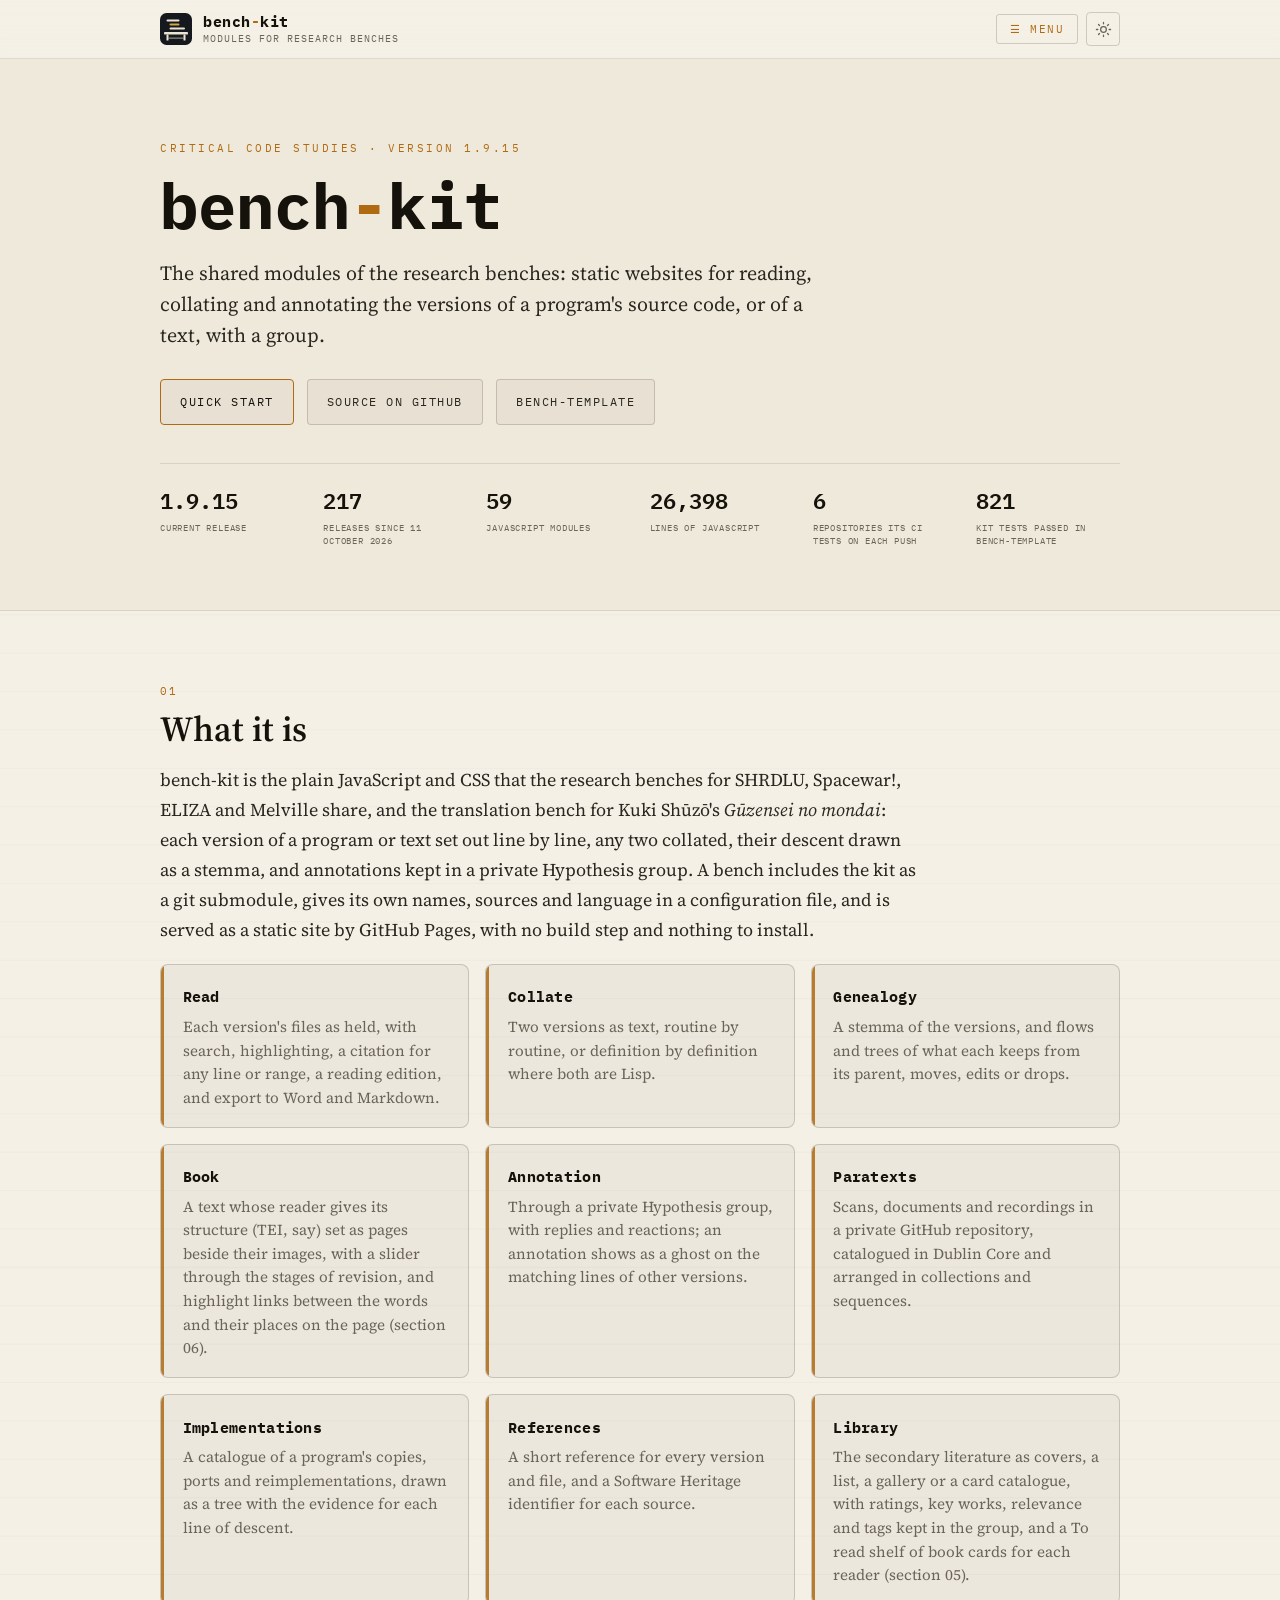
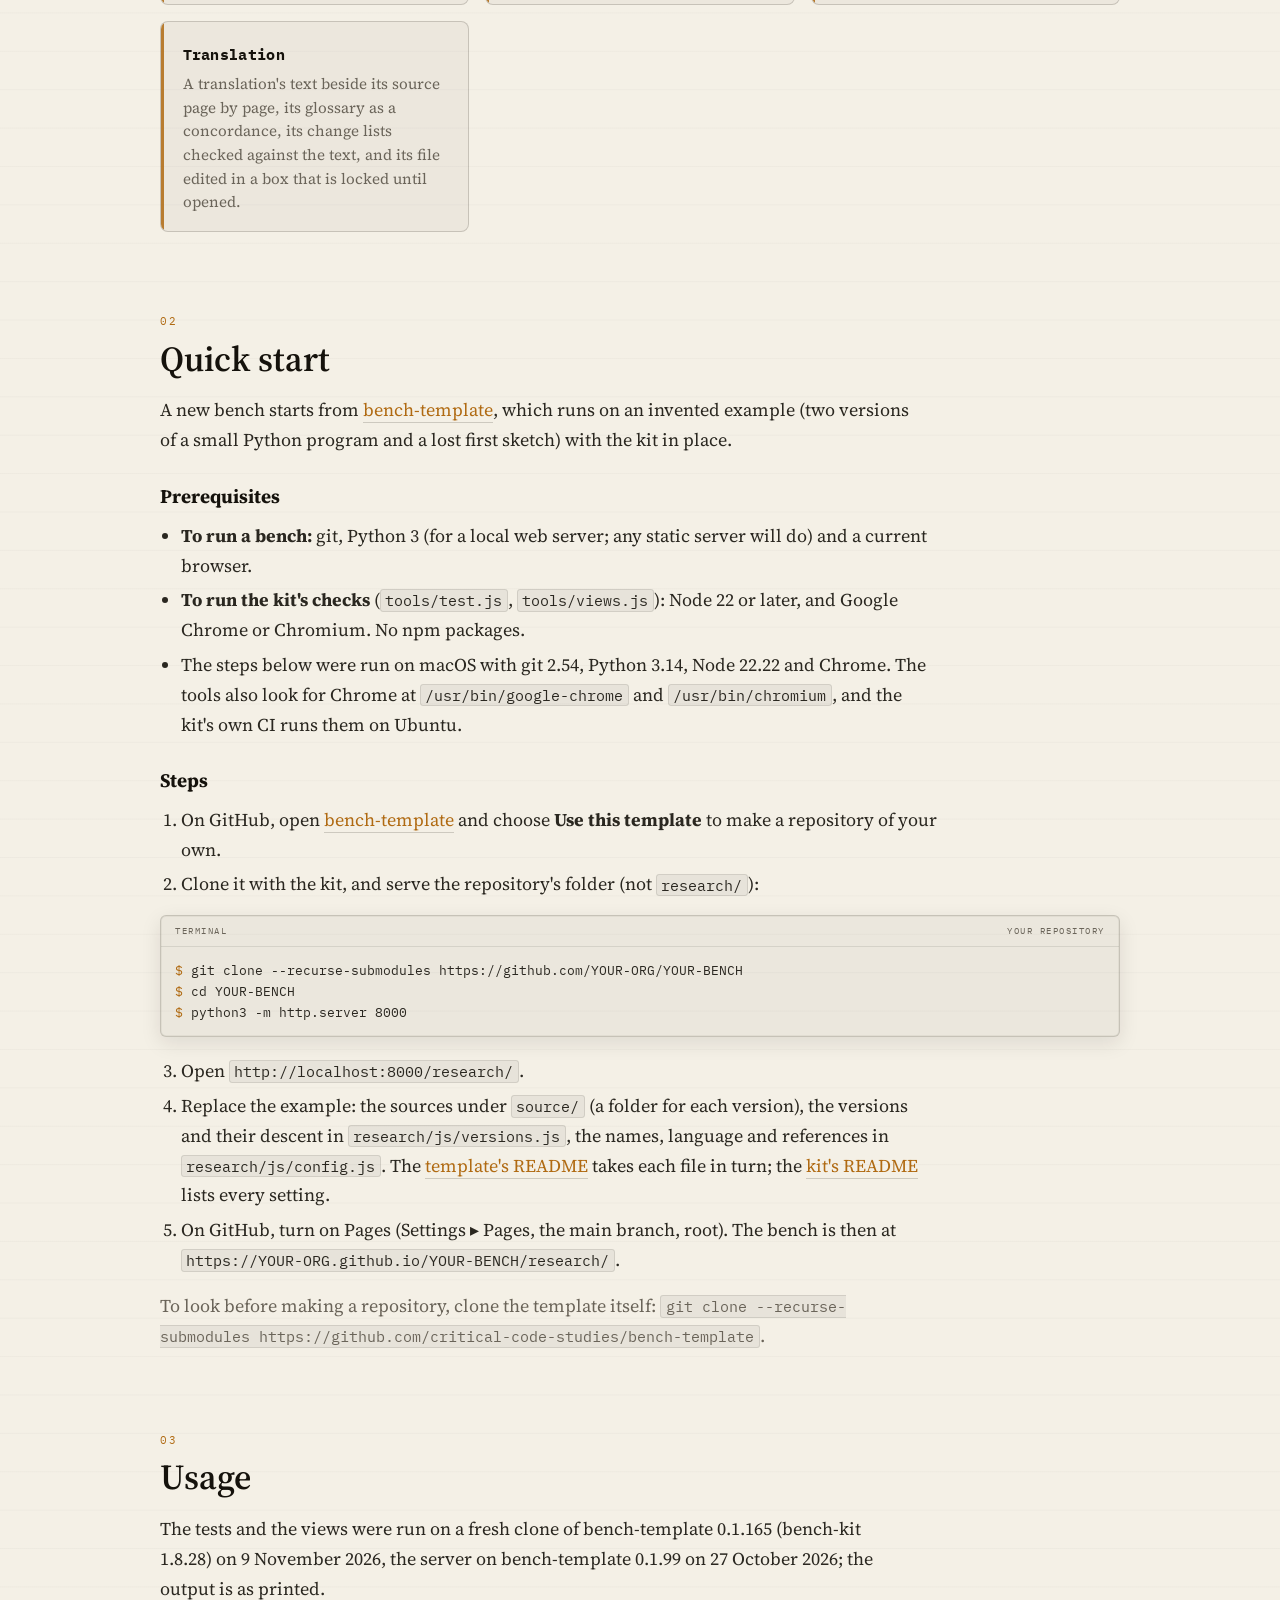
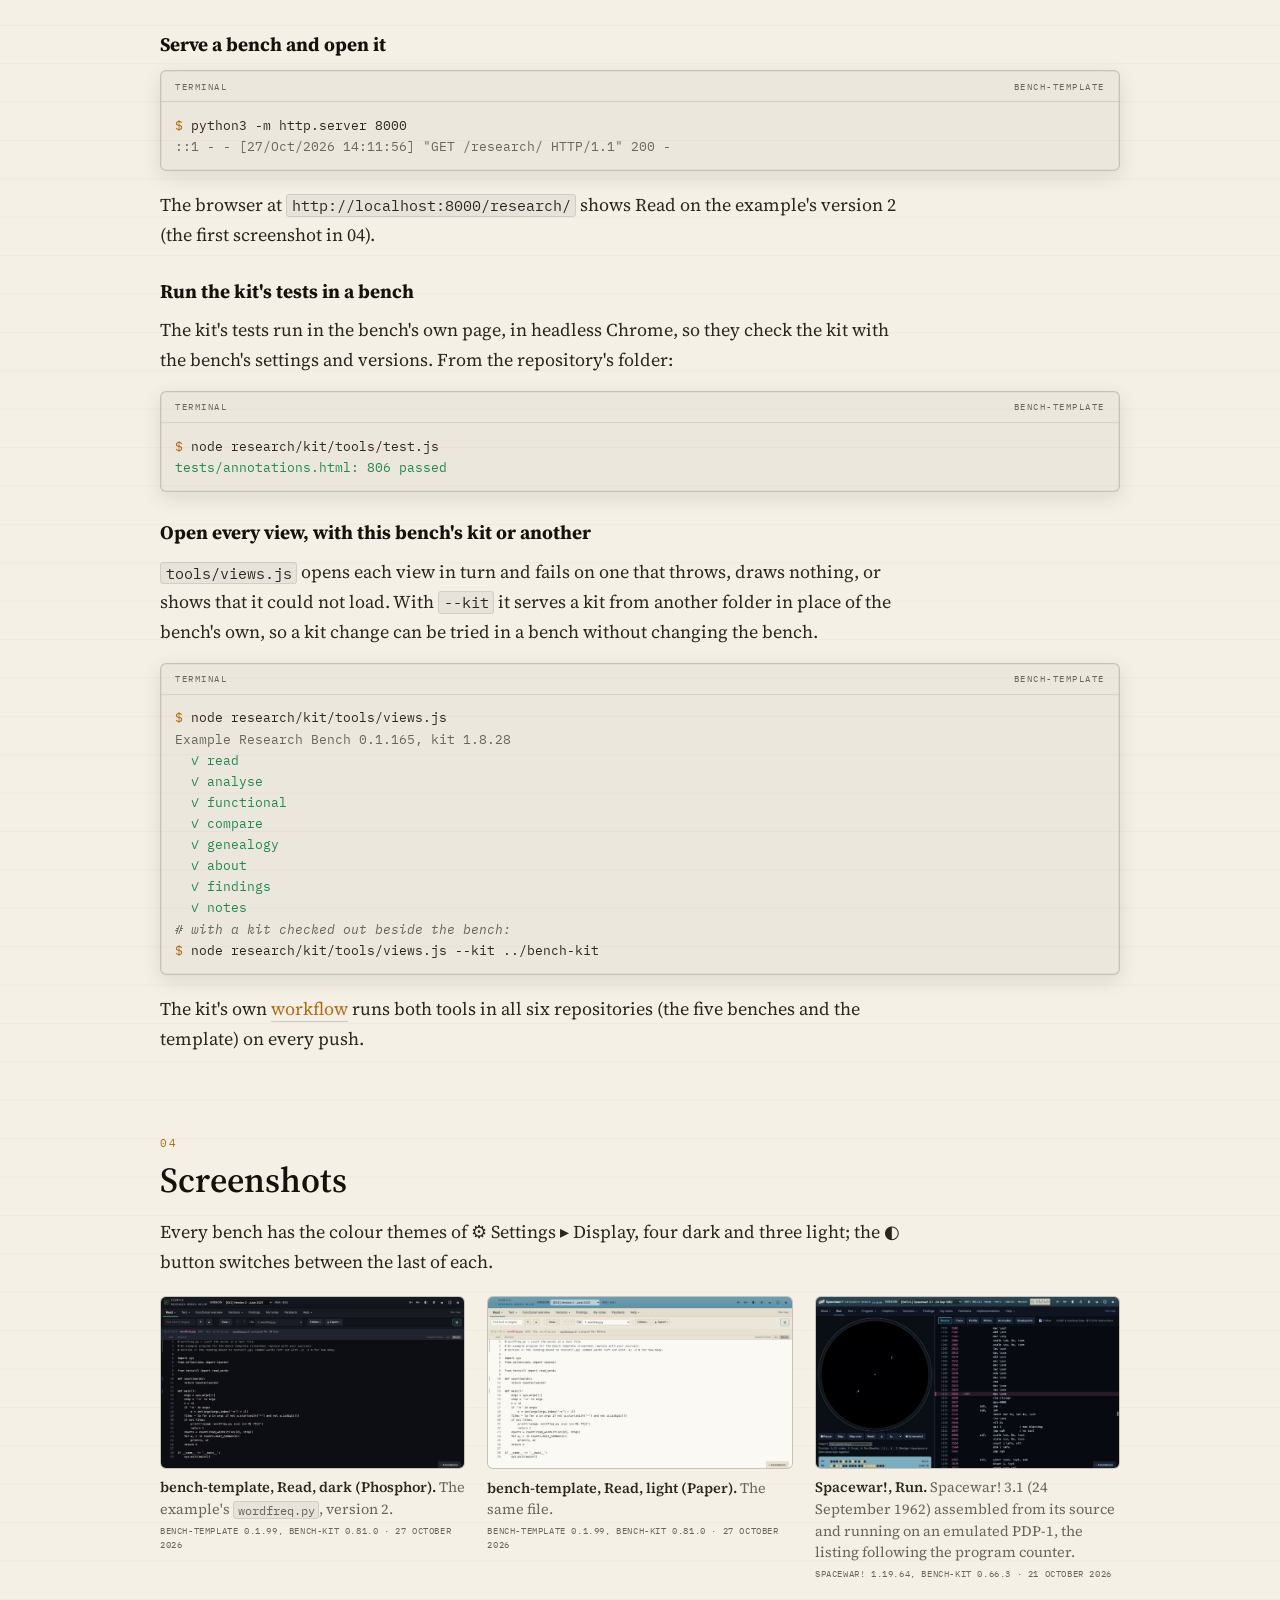
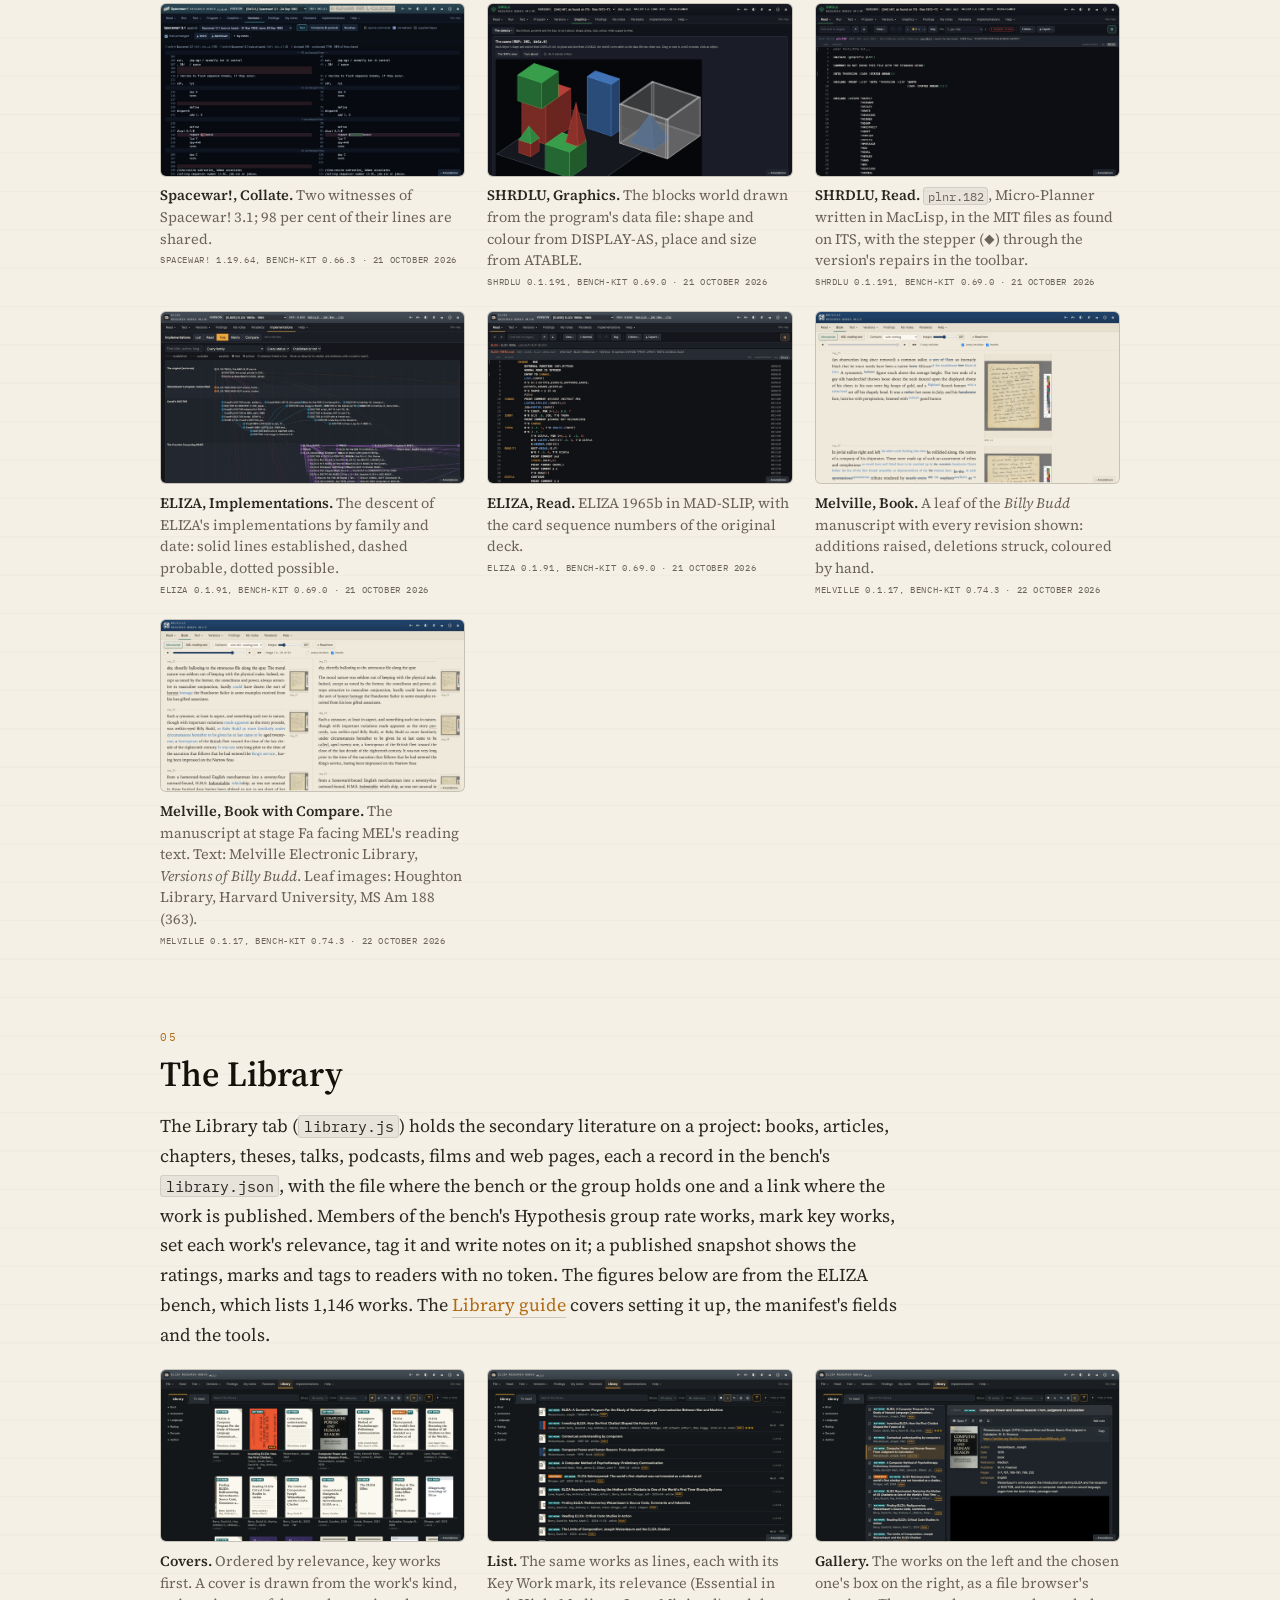
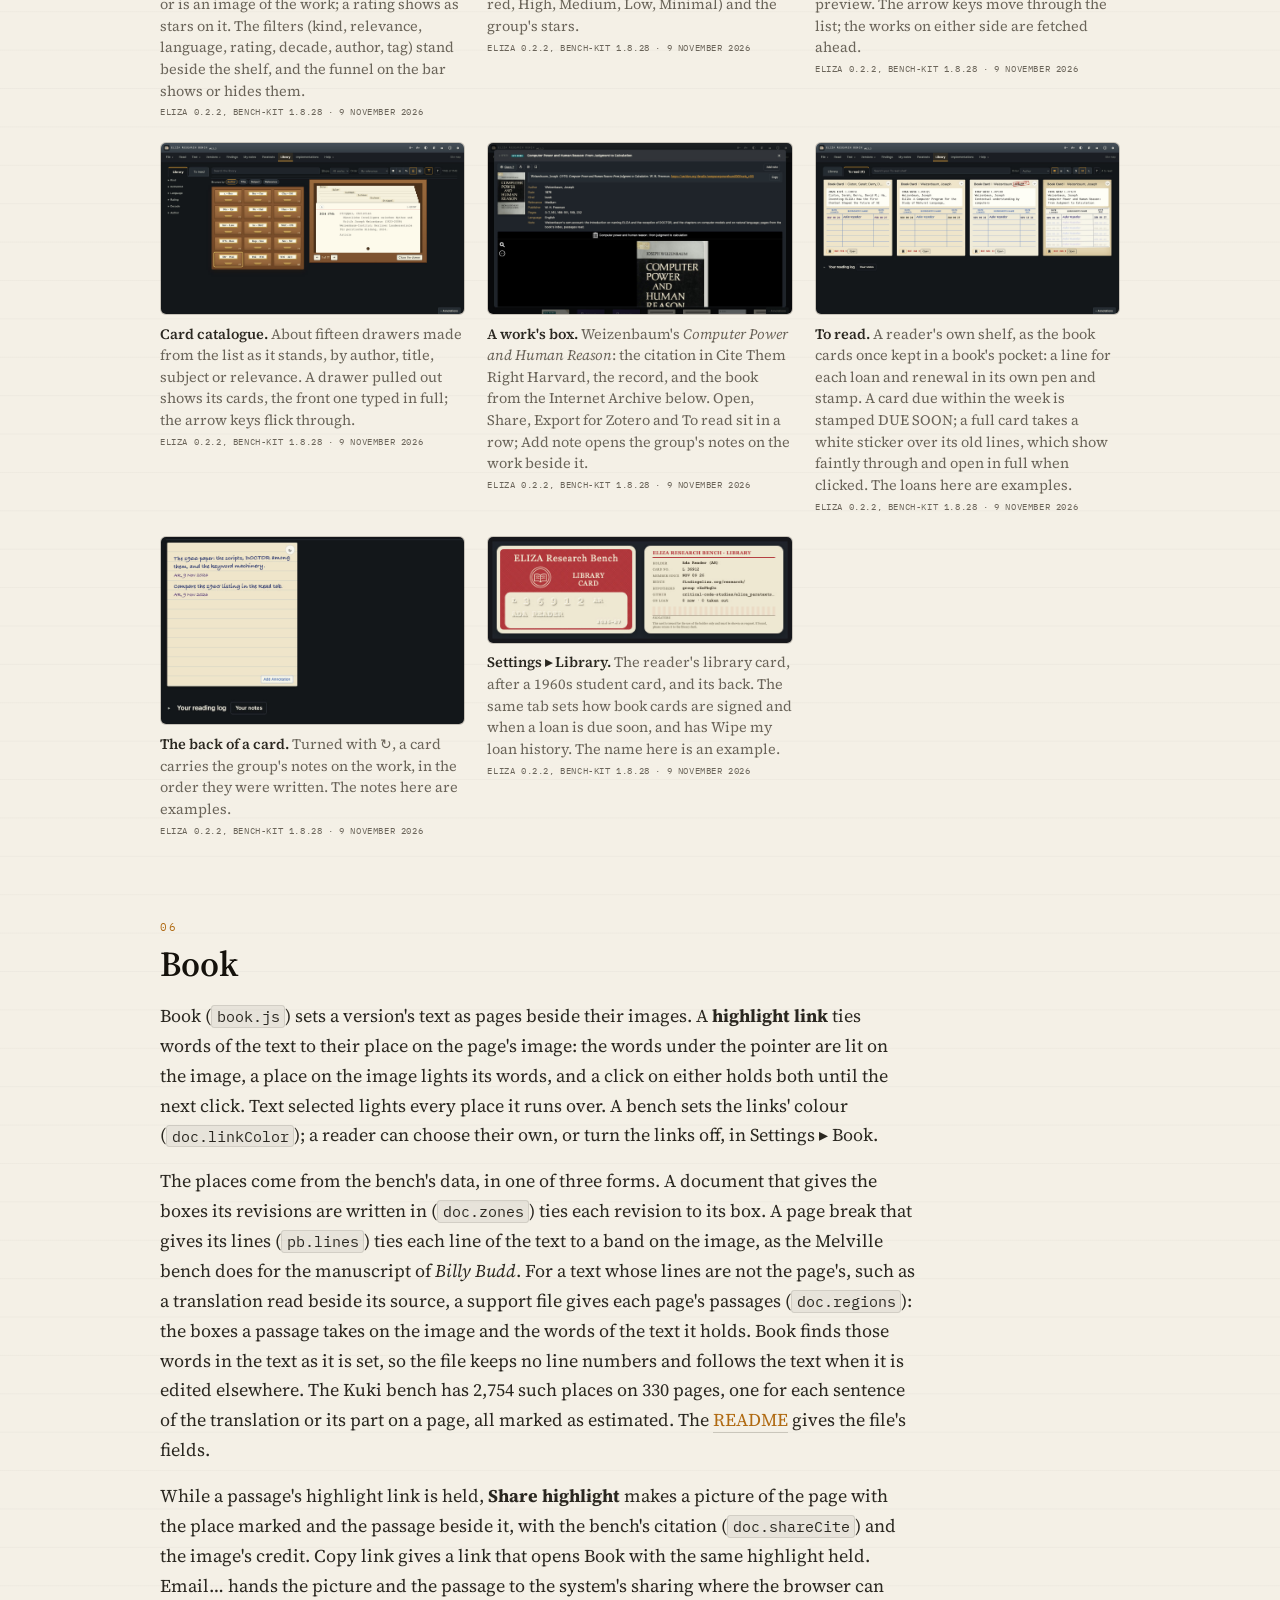
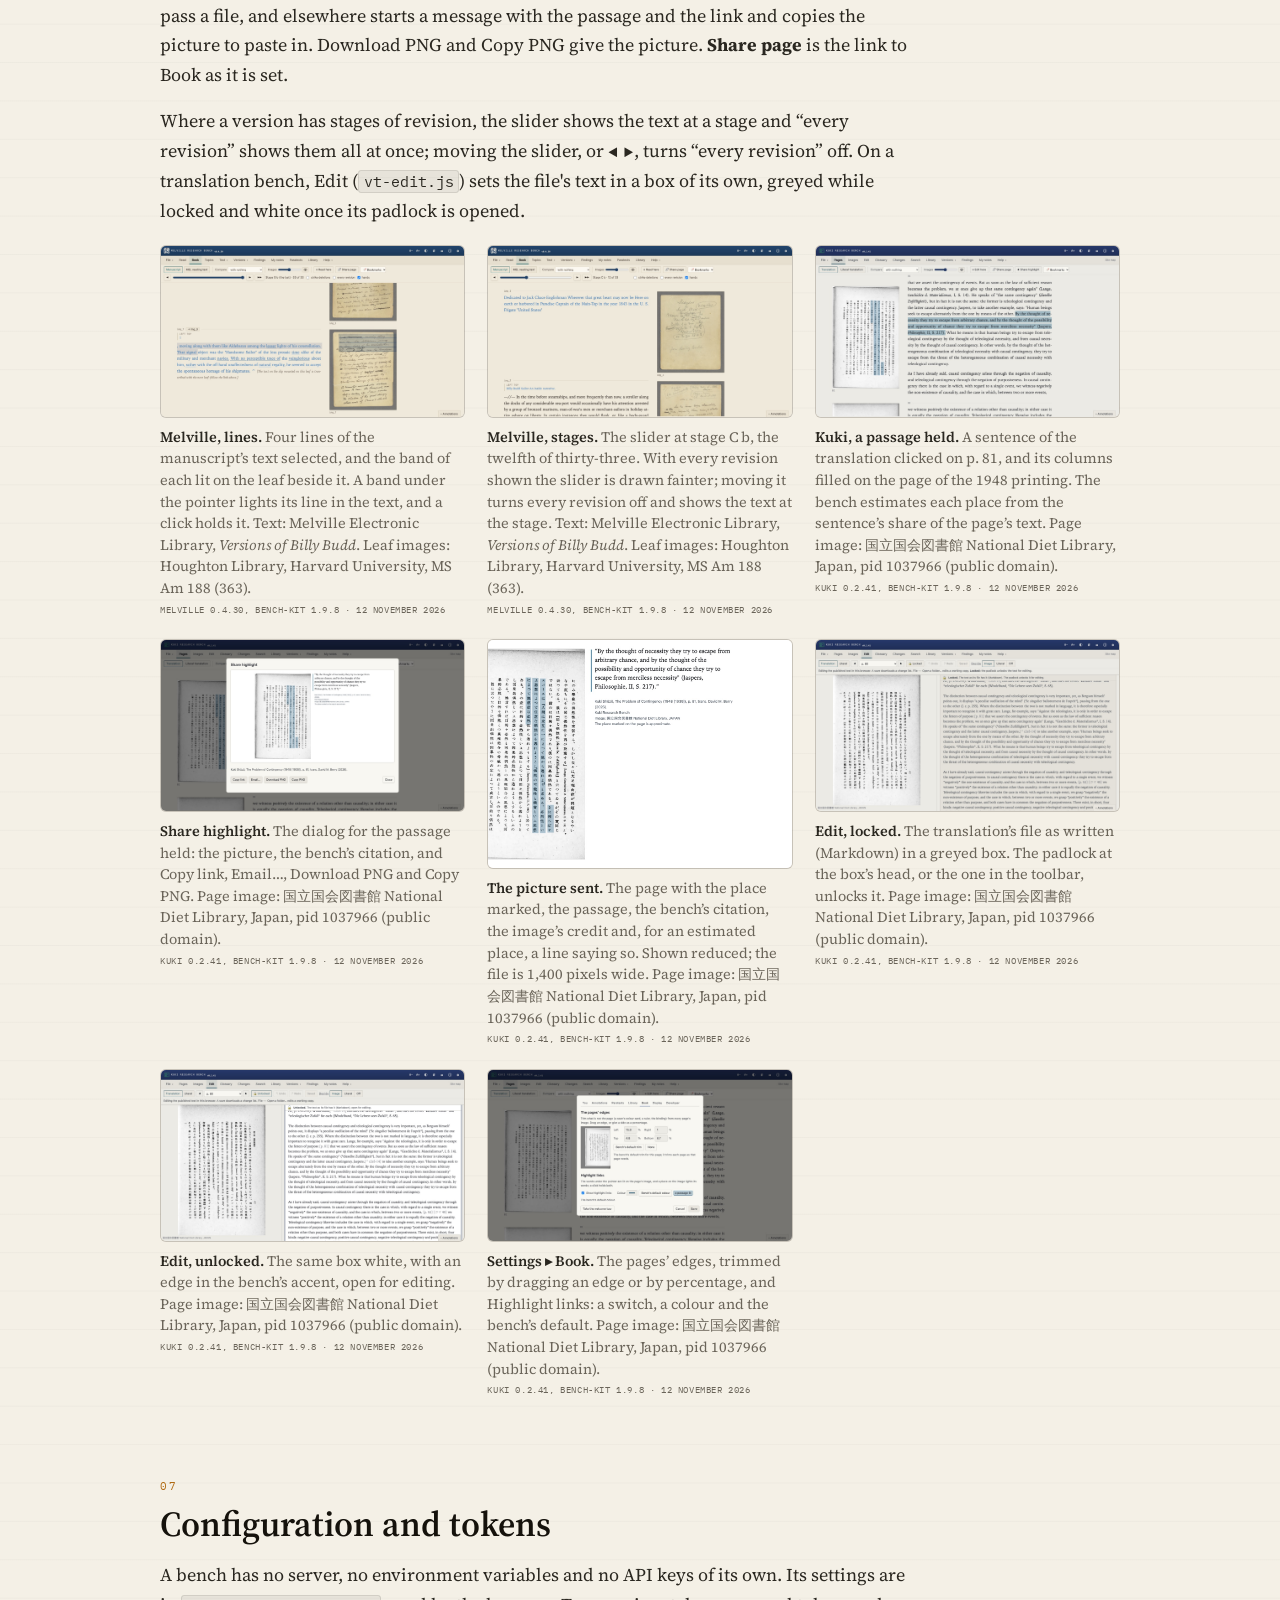
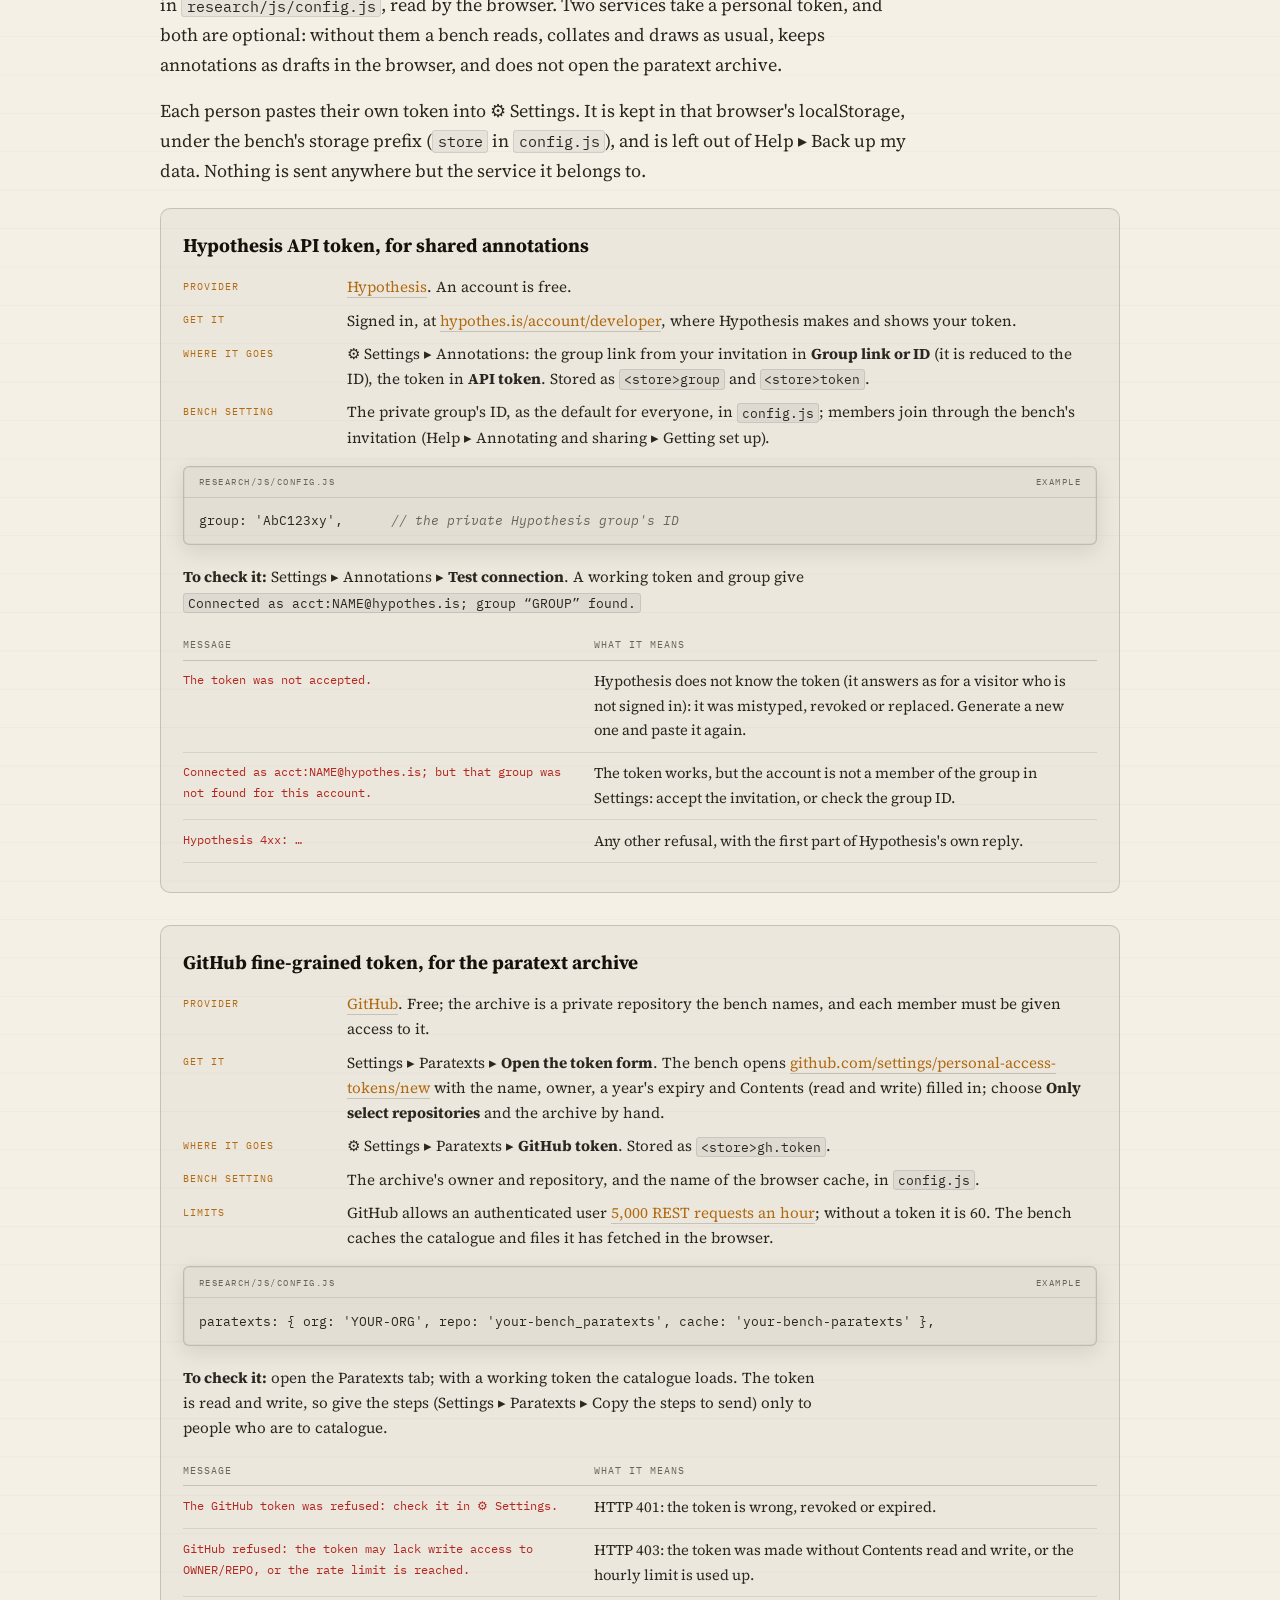
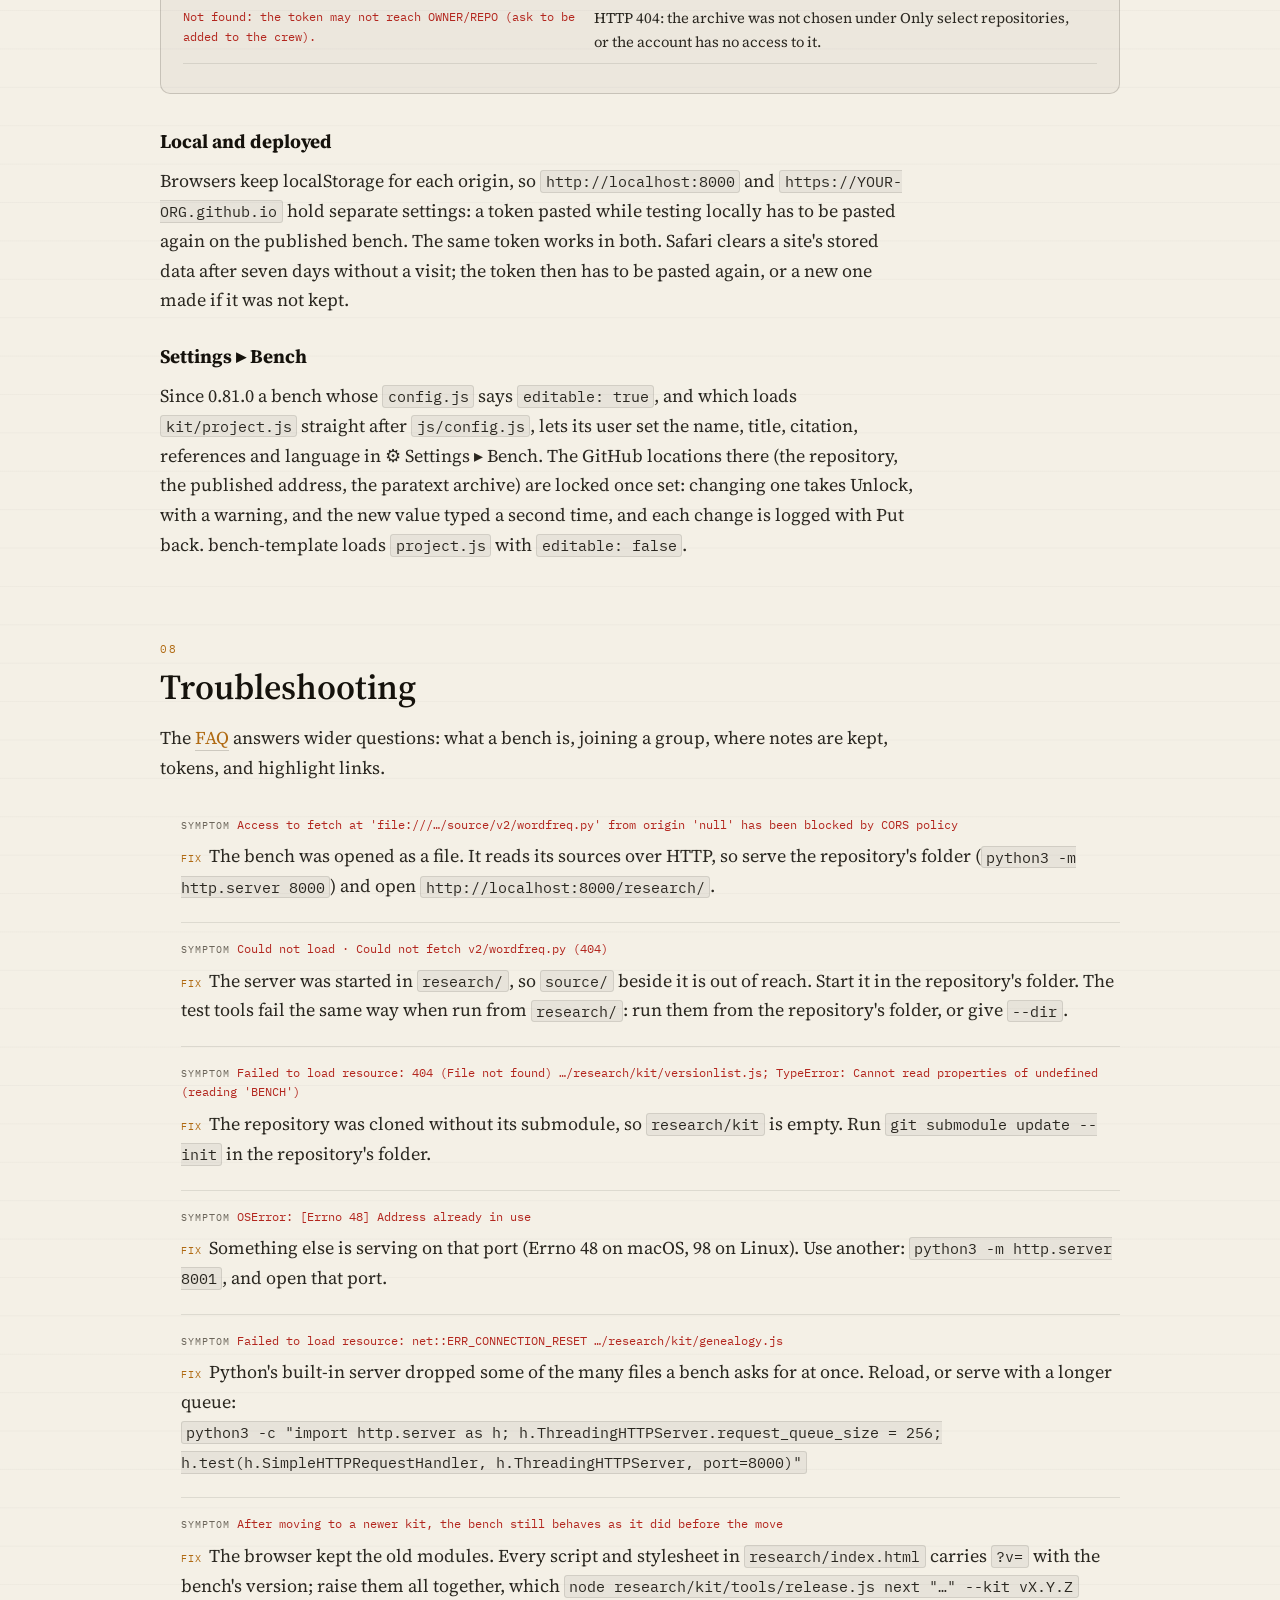
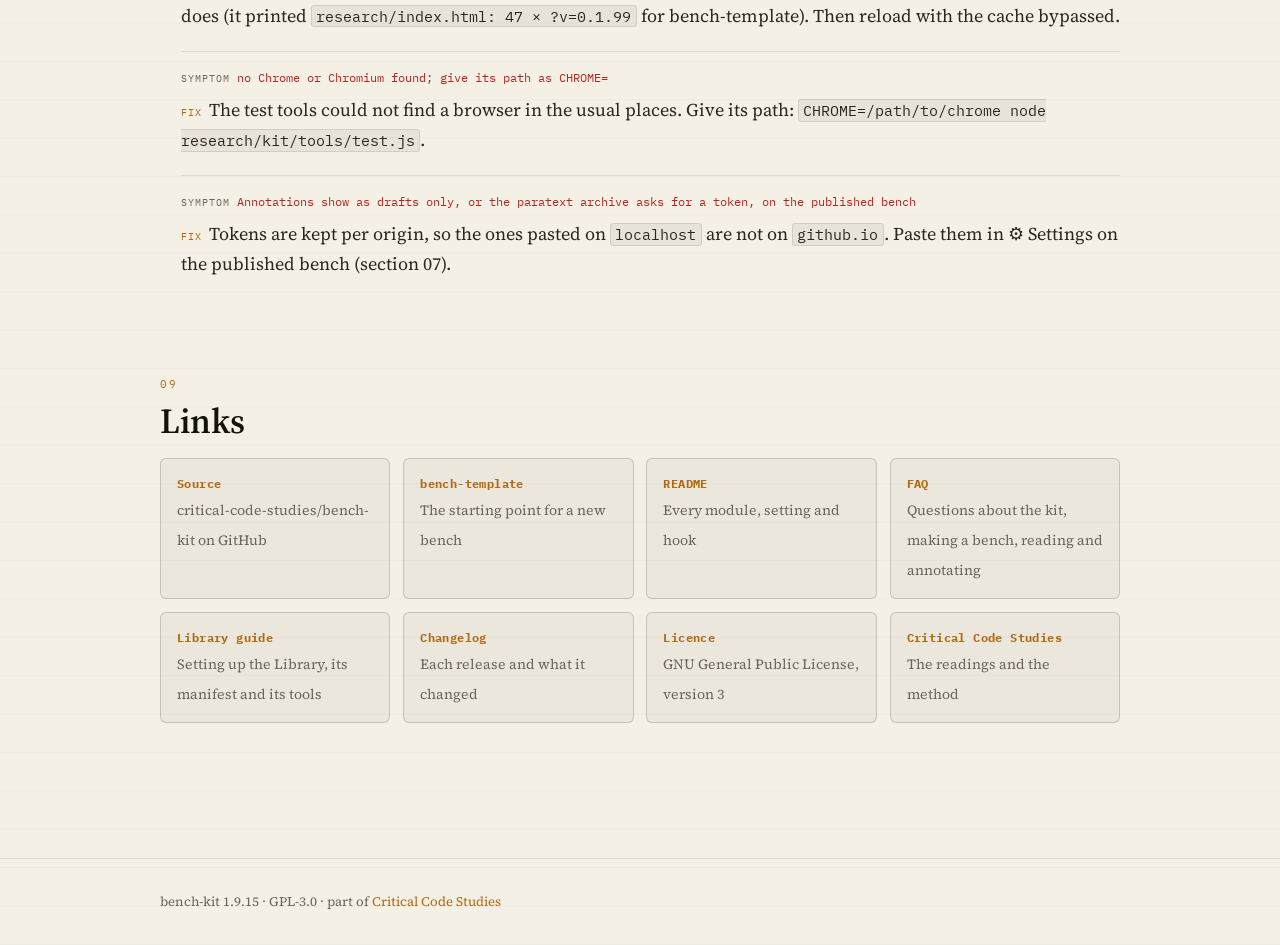
<file: docs/index.html>
<!DOCTYPE html>
<html lang="en-GB">
<head>
  <meta charset="utf-8">
  <meta name="viewport" content="width=device-width, initial-scale=1">
  <title>bench-kit</title>
  <meta name="description" content="bench-kit: the shared modules of the critical code studies research benches, static websites for reading, collating and annotating the versions of a program's source code, or of a text, with a group.">
  <link rel="icon" href="logo.svg" type="image/svg+xml">
  <meta name="theme-color" content="#f4f0e6" media="(prefers-color-scheme: light)">
  <meta name="theme-color" content="#11131a" media="(prefers-color-scheme: dark)">
  <meta property="og:title" content="bench-kit">
  <meta property="og:description" content="The shared modules of the critical code studies research benches.">
  <meta property="og:type" content="website">
  <meta property="og:url" content="https://critical-code-studies.github.io/bench-kit/">
  <meta property="og:image" content="https://critical-code-studies.github.io/bench-kit/img/template-read-dark.jpg">
  <script>(function(){try{var t=localStorage.getItem('ccs-theme');if(t==='light'||t==='dark')document.documentElement.setAttribute('data-theme',t);}catch(e){}})();</script>
  <link rel="preconnect" href="https://fonts.googleapis.com">
  <link rel="preconnect" href="https://fonts.gstatic.com" crossorigin>
  <link rel="stylesheet" href="https://fonts.googleapis.com/css2?family=IBM+Plex+Mono:wght@400;600;700&family=Source+Serif+4:ital,opsz,wght@0,8..60,400;0,8..60,600;1,8..60,400&display=swap">
  <style>
    /* The house style of the critical code studies sites (critical-code-studies.github.io):
       workbench charcoal by default, warm paper when turned over, amber for the critic's pen. */
    :root {
      --bg: #11131a; --bg-2: #171a23;
      --panel: rgba(231,228,218,0.035); --panel-2: rgba(231,228,218,0.055);
      --line: rgba(231,228,218,0.18); --line-soft: rgba(231,228,218,0.10);
      --ink: #e7e4da; --ink-dim: #989b93; --bright: #faf8f2;
      --green: #6fdc8c; --red: #ff8a7a;
      --beam: #f2ab3c; --mark: rgba(242,171,60,0.16);
      --glow: 0 0 6px rgba(242,171,60,0.45), 0 0 14px rgba(242,171,60,0.2);
      --mono: "IBM Plex Mono", ui-monospace, "SF Mono", Menlo, Consolas, monospace;
      --serif: "Source Serif 4", "Iowan Old Style", "Palatino Linotype", Palatino, Georgia, serif;
      --wrap: 960px;
      --body-grid: rgba(231,228,218,0.022); --vignette: rgba(0,0,0,0.5);
      --header-a: rgba(17,19,26,0.94); --header-b: rgba(17,19,26,0.62);
      --code-bg: rgba(5,6,10,0.7); --code-shadow: inset 0 0 30px rgba(0,0,0,0.55), 0 8px 26px rgba(0,0,0,0.4);
      --hero-bg: #0a0c11; --menu-bg: rgba(20,23,31,0.99);
      color-scheme: dark;
    }
    :root[data-theme="light"] {
      --bg: #f4f0e6; --bg-2: #fbf8f0;
      --panel: rgba(28,24,16,0.035); --panel-2: rgba(28,24,16,0.06);
      --line: rgba(28,24,16,0.18); --line-soft: rgba(28,24,16,0.10);
      --ink: #2a2720; --ink-dim: #6a6459; --bright: #15120c;
      --green: #1f8a4c; --red: #b3261e;
      --beam: #b06a12; --mark: rgba(176,106,18,0.16); --glow: none;
      --body-grid: rgba(28,24,16,0.028); --vignette: transparent;
      --header-a: rgba(244,240,230,0.94); --header-b: rgba(244,240,230,0.64);
      --code-bg: rgba(28,24,16,0.04); --code-shadow: inset 0 0 0 1px rgba(28,24,16,0.05), 0 6px 20px rgba(28,24,16,0.10);
      --hero-bg: #efe9db; --menu-bg: #fbf8f0;
      color-scheme: light;
    }
    @media (prefers-color-scheme: light) {
      :root:not([data-theme="dark"]) {
        --bg: #f4f0e6; --bg-2: #fbf8f0;
        --panel: rgba(28,24,16,0.035); --panel-2: rgba(28,24,16,0.06);
        --line: rgba(28,24,16,0.18); --line-soft: rgba(28,24,16,0.10);
        --ink: #2a2720; --ink-dim: #6a6459; --bright: #15120c;
        --green: #1f8a4c; --red: #b3261e;
        --beam: #b06a12; --mark: rgba(176,106,18,0.16); --glow: none;
        --body-grid: rgba(28,24,16,0.028); --vignette: transparent;
        --header-a: rgba(244,240,230,0.94); --header-b: rgba(244,240,230,0.64);
        --code-bg: rgba(28,24,16,0.04); --code-shadow: inset 0 0 0 1px rgba(28,24,16,0.05), 0 6px 20px rgba(28,24,16,0.10);
        --hero-bg: #efe9db; --menu-bg: #fbf8f0;
        color-scheme: light;
      }
    }

    * { box-sizing: border-box; }
    html { scroll-behavior: smooth; }
    body {
      margin: 0; color: var(--ink); font-family: var(--serif); font-size: 18px; line-height: 1.66;
      background: linear-gradient(var(--body-grid) 1px, transparent 1px) 0 0 / 100% 2.4rem, var(--bg);
      -webkit-font-smoothing: antialiased; overflow-x: hidden;
    }
    body::after { content: ""; position: fixed; inset: 0; pointer-events: none; z-index: 9000;
      background: radial-gradient(ellipse 92% 78% at 50% 42%, transparent 58%, var(--vignette) 100%); }
    .wrap { width: min(var(--wrap), calc(100vw - 32px)); margin: 0 auto; }
    section[id] { scroll-margin-top: 80px; }
    a { color: var(--beam); text-decoration: none; }
    a:hover { color: var(--bright); text-shadow: var(--glow); }
    .content a { border-bottom: 1px solid var(--line); }
    .content a:hover { border-bottom-color: var(--beam); }

    /* header */
    .site-header { position: sticky; top: 0; z-index: 8000; backdrop-filter: blur(3px);
      background: linear-gradient(to bottom, var(--header-a), var(--header-b)); border-bottom: 1px solid var(--line-soft); }
    .site-header .wrap { display: flex; align-items: center; justify-content: space-between; padding: 12px 0; gap: 1rem; position: relative; }
    .brand { display: flex; align-items: center; gap: 0.7rem; }
    .brand img { width: 32px; height: 32px; }
    .brand-block { display: flex; flex-direction: column; gap: 0.28rem; line-height: 1.05; white-space: nowrap; }
    .brand-name { font-family: var(--mono); font-weight: 700; font-size: 0.95rem; letter-spacing: 0.5px; color: var(--bright); }
    .brand-name .slash { color: var(--beam); }
    .brand-tagline { font-family: var(--mono); font-size: 0.6rem; letter-spacing: 1px; color: var(--ink-dim); text-transform: uppercase; }
    .head-tools { display: flex; align-items: center; gap: 0.5rem; }
    .nav-toggle { display: inline-flex; align-items: center; gap: 0.5rem; background: none; border: 1px solid var(--line); color: var(--beam);
      font-family: var(--mono); font-size: 0.7rem; letter-spacing: 1.5px; text-transform: uppercase; padding: 7px 13px; border-radius: 3px; cursor: pointer; }
    .site-nav { position: absolute; top: calc(100% + 7px); right: 0; display: none; flex-direction: column; min-width: 240px; padding: 0.4rem 0;
      background: var(--menu-bg); border: 1px solid var(--line); border-radius: 4px; box-shadow: 0 12px 32px rgba(0,0,0,0.5); }
    .site-nav.open { display: flex; }
    .site-nav a { font-family: var(--mono); font-size: 0.72rem; letter-spacing: 0.8px; text-transform: uppercase; color: var(--ink-dim); padding: 0.6rem 1.2rem; }
    .site-nav a:hover { color: var(--beam); background: rgba(242,171,60,0.08); }
    .site-nav a .n { color: var(--beam); margin-right: 0.4rem; }
    @media (min-width: 1400px) {
      .nav-toggle { display: none; }
      .site-nav { position: static; display: flex; flex-direction: row; min-width: 0; padding: 0; background: none; border: 0; box-shadow: none; gap: 0.1rem; }
      .site-nav a { padding: 0.45rem 0.42rem; font-size: 0.66rem; letter-spacing: 0.5px; white-space: nowrap; }
      .site-nav a:hover { background: none; }
    }
    @media (max-width: 560px) { .brand-tagline { display: none; } .nav-toggle { padding: 7px 10px; } }
    .theme-toggle { display: inline-flex; align-items: center; justify-content: center; width: 34px; height: 34px; flex: 0 0 auto;
      background: none; border: 1px solid var(--line); border-radius: 4px; color: var(--ink-dim); cursor: pointer; padding: 0; }
    .theme-toggle:hover { border-color: var(--beam); color: var(--beam); }
    .theme-toggle svg { width: 17px; height: 17px; }
    .theme-toggle .icon-sun { display: none; }
    :root[data-theme="light"] .theme-toggle .icon-sun { display: block; }
    :root[data-theme="light"] .theme-toggle .icon-moon { display: none; }
    @media (prefers-color-scheme: light) {
      :root:not([data-theme="dark"]) .theme-toggle .icon-sun { display: block; }
      :root:not([data-theme="dark"]) .theme-toggle .icon-moon { display: none; }
    }

    /* hero */
    .hero { background: var(--hero-bg); border-bottom: 1px solid var(--line-soft); }
    .hero-inner { padding: clamp(3rem, 9vh, 5.5rem) 0 clamp(2.5rem, 7vh, 4.5rem); }
    .kicker { display: block; font-family: var(--mono); font-size: 0.66rem; letter-spacing: 2.5px; text-transform: uppercase; color: var(--beam); margin-bottom: 0.9rem; }
    .hero h1 { margin: 0; font-family: var(--mono); font-weight: 700; font-size: clamp(2.2rem, 7vw, 4rem); line-height: 1.04; color: var(--bright); }
    .hero h1 .slash { color: var(--beam); text-shadow: var(--glow); }
    .hero .tagline { margin: 1.2rem 0 0; max-width: 34em; font-size: clamp(1.05rem, 2.4vw, 1.25rem); line-height: 1.55; }
    .hero-actions { display: flex; flex-wrap: wrap; gap: 0.8rem; margin-top: 1.8rem; }
    .btn { display: inline-flex; align-items: center; gap: 0.5rem; font-family: var(--mono); font-size: 0.72rem; letter-spacing: 1.5px; text-transform: uppercase;
      padding: 0.75rem 1.2rem; border-radius: 4px; border: 1px solid var(--line); color: var(--ink); background: var(--panel); }
    .btn:hover { border-color: var(--beam); color: var(--bright); background: rgba(242,171,60,0.07); }
    .btn-primary { border-color: var(--beam); color: var(--bright); }

    /* stat row */
    .stats { display: grid; grid-template-columns: repeat(auto-fit, minmax(118px, 1fr)); gap: 0.9rem 1.2rem; margin-top: 2.4rem; padding-top: 1.2rem; border-top: 1px solid var(--line-soft); }
    .stats div { display: flex; flex-direction: column; gap: 0.15rem; }
    .stats b { font-family: var(--mono); font-weight: 600; font-size: 1.35rem; color: var(--bright); }
    .stats span { font-family: var(--mono); font-size: 0.58rem; letter-spacing: 0.8px; text-transform: uppercase; color: var(--ink-dim); line-height: 1.4; }

    /* sections */
    main { padding: clamp(2.5rem, 7vh, 4.5rem) 0; }
    .section { margin-bottom: clamp(3rem, 8vh, 5rem); }
    .section .num { font-family: var(--mono); font-size: 0.7rem; letter-spacing: 2px; color: var(--beam); }
    h2 { font-family: var(--serif); font-weight: 600; font-size: clamp(1.6rem, 4vw, 2.2rem); line-height: 1.15; color: var(--bright); margin: 0.3rem 0 1rem; }
    h3 { font-family: var(--serif); font-size: 1.2rem; color: var(--bright); margin: 1.6rem 0 0.5rem; }
    .content p, .content li { max-width: 42em; }
    .content p { margin: 0 0 1rem; }
    .content ol, .content ul { padding-left: 1.3rem; margin: 0 0 1rem; }
    .content li { margin: 0.3rem 0; }
    .muted { color: var(--ink-dim); }
    code { font-family: var(--mono); font-size: 0.84em; background: var(--panel-2); border: 1px solid var(--line-soft); border-radius: 3px; padding: 0.05em 0.3em; overflow-wrap: anywhere; }

    /* terminal blocks: what is typed, and what came back */
    .term { margin: 0.6rem 0 1.2rem; background: var(--code-bg); border: 1px solid var(--line); border-radius: 6px; box-shadow: var(--code-shadow); overflow: hidden; }
    .term .label { display: flex; justify-content: space-between; gap: 1rem; font-family: var(--mono); font-size: 0.58rem; letter-spacing: 1.5px; text-transform: uppercase; color: var(--ink-dim);
      padding: 0.45rem 0.9rem; border-bottom: 1px solid var(--line-soft); }
    .term pre { margin: 0; padding: 0.8rem 0.9rem; font-family: var(--mono); font-size: 0.8rem; line-height: 1.65; color: var(--ink); white-space: pre-wrap; overflow-wrap: anywhere; }
    .term .in::before { content: "$ "; color: var(--beam); }
    .term .out { color: var(--ink-dim); }
    .term .ok { color: var(--green); }
    .term .err { color: var(--red); }
    .term .c { color: var(--ink-dim); font-style: italic; }

    /* cards */
    .cards { display: grid; grid-template-columns: repeat(auto-fit, minmax(250px, 1fr)); gap: 1rem; margin-top: 1.2rem; }
    .card { position: relative; padding: 1.2rem 1.2rem 1.1rem 1.35rem; border: 1px solid var(--line); border-radius: 8px; background: var(--panel); overflow: hidden; }
    .card::before { content: ""; position: absolute; left: 0; top: 0; bottom: 0; width: 3px; background: var(--beam); opacity: 0.85; }
    .card h3 { margin: 0 0 0.35rem; font-family: var(--mono); font-size: 0.95rem; letter-spacing: 0.3px; }
    .card p { margin: 0; font-size: 0.95rem; color: var(--ink-dim); line-height: 1.55; }

    /* credentials */
    .cred { margin: 1.4rem 0 2rem; padding: 1.3rem 1.4rem 0.6rem; border: 1px solid var(--line); border-radius: 10px; background: var(--panel); }
    .cred h3 { margin: 0 0 0.8rem; }
    .cred p { font-size: 0.95rem; }
    .cred dl { display: grid; grid-template-columns: 9.5em 1fr; gap: 0.5rem 1.2rem; margin: 0 0 1rem; font-size: 0.95rem; }
    .cred dt { font-family: var(--mono); font-size: 0.62rem; letter-spacing: 1px; text-transform: uppercase; color: var(--beam); padding-top: 0.3rem; }
    .cred dd { margin: 0; }
    .errors { width: 100%; border-collapse: collapse; font-size: 0.92rem; margin: 0.4rem 0 1.2rem; }
    .errors th { text-align: left; font-family: var(--mono); font-size: 0.6rem; letter-spacing: 1px; text-transform: uppercase; color: var(--ink-dim); font-weight: 400; padding: 0.4rem 0.6rem 0.4rem 0; border-bottom: 1px solid var(--line); }
    .errors td { vertical-align: top; padding: 0.55rem 0.8rem 0.55rem 0; border-bottom: 1px solid var(--line-soft); }
    .errors td:first-child { font-family: var(--mono); font-size: 0.78rem; color: var(--red); width: 45%; }
    @media (max-width: 640px) {
      .cred dl { grid-template-columns: 1fr; gap: 0.1rem; }
      .cred dd { margin-bottom: 0.6rem; }
      .errors td, .errors th { display: block; width: auto !important; border: 0; padding: 0.15rem 0; }
      .errors tr { display: block; padding: 0.5rem 0; border-bottom: 1px solid var(--line-soft); }
      .errors thead { display: none; }
    }

    /* troubleshooting */
    .trouble { list-style: none; padding: 0; margin: 1rem 0 0; }
    .trouble li { padding: 1rem 0; border-top: 1px solid var(--line-soft); max-width: none; }
    .trouble li:first-child { border-top: 0; }
    .trouble .sym { display: block; font-family: var(--mono); font-size: 0.78rem; color: var(--red); line-height: 1.55; overflow-wrap: anywhere; }
    .trouble .sym::before { content: "Symptom  "; color: var(--ink-dim); letter-spacing: 1px; font-size: 0.6rem; text-transform: uppercase; }
    .trouble .fix { display: block; margin-top: 0.45rem; }
    .trouble .fix::before { content: "Fix  "; font-family: var(--mono); color: var(--beam); letter-spacing: 1px; font-size: 0.6rem; text-transform: uppercase; }

    /* screenshots */
    .shots { display: grid; grid-template-columns: repeat(auto-fit, minmax(300px, 1fr)); gap: 1.4rem; margin-top: 1.2rem; }
    figure { margin: 0; }
    figure img { display: block; width: 100%; height: auto; border: 1px solid var(--line); border-radius: 6px; background: var(--panel); }
    figcaption { margin-top: 0.55rem; font-size: 0.9rem; line-height: 1.5; color: var(--ink-dim); }
    figcaption b { color: var(--ink); font-weight: 600; }
    figcaption .prov { display: block; margin-top: 0.2rem; font-family: var(--mono); font-size: 0.58rem; letter-spacing: 0.6px; text-transform: uppercase; }

    /* links */
    .links { display: grid; grid-template-columns: repeat(auto-fit, minmax(220px, 1fr)); gap: 0.8rem; margin-top: 1rem; }
    .links a { display: block; padding: 0.9rem 1rem; border: 1px solid var(--line); border-radius: 6px; background: var(--panel); color: var(--ink); }
    .links a b { display: block; font-family: var(--mono); font-size: 0.78rem; color: var(--beam); letter-spacing: 0.4px; }
    .links a span { font-size: 0.88rem; color: var(--ink-dim); }
    .links a:hover { border-color: var(--beam); text-shadow: none; }

    .site-footer { border-top: 1px solid var(--line-soft); padding: 2rem 0; }
    .site-footer p { margin: 0; font-size: 0.82rem; color: var(--ink-dim); }

    .reveal { opacity: 0; transform: translateY(14px); transition: opacity 0.6s ease, transform 0.6s cubic-bezier(0.2,0.7,0.2,1); }
    .reveal.in { opacity: 1; transform: none; }
    @media (prefers-reduced-motion: reduce) { .reveal { opacity: 1; transform: none; transition: none; } html { scroll-behavior: auto; } }
  </style>
</head>
<body>

  <header class="site-header">
    <div class="wrap">
      <a class="brand" href="./" aria-label="bench-kit home">
        <img src="logo.svg" alt="">
        <span class="brand-block">
          <span class="brand-name">bench<span class="slash">-</span>kit</span>
          <span class="brand-tagline">Modules for research benches</span>
        </span>
      </a>
      <div class="head-tools">
        <button class="nav-toggle" aria-label="Open menu" aria-expanded="false" aria-controls="site-nav">&#9776;&nbsp;Menu</button>
        <nav class="site-nav" id="site-nav">
          <a href="#what"><span class="n">01</span>What it is</a>
          <a href="#start"><span class="n">02</span>Quick start</a>
          <a href="#usage"><span class="n">03</span>Usage</a>
          <a href="#screens"><span class="n">04</span>Screenshots</a>
          <a href="#library"><span class="n">05</span>The Library</a>
          <a href="#book"><span class="n">06</span>Book</a>
          <a href="#config"><span class="n">07</span>Configuration</a>
          <a href="#trouble"><span class="n">08</span>Troubleshooting</a>
          <a href="#links"><span class="n">09</span>Links</a>
        </nav>
        <button class="theme-toggle" type="button" aria-label="Toggle light and dark theme" title="Toggle light and dark theme">
          <svg class="icon-moon" viewBox="0 0 24 24" fill="none" stroke="currentColor" stroke-width="1.8" stroke-linecap="round" stroke-linejoin="round" aria-hidden="true"><path d="M21 12.79A9 9 0 1 1 11.21 3 7 7 0 0 0 21 12.79z"/></svg>
          <svg class="icon-sun" viewBox="0 0 24 24" fill="none" stroke="currentColor" stroke-width="1.8" stroke-linecap="round" stroke-linejoin="round" aria-hidden="true"><circle cx="12" cy="12" r="4"/><path d="M12 2v2M12 20v2M4.93 4.93l1.41 1.41M17.66 17.66l1.41 1.41M2 12h2M20 12h2M4.93 19.07l1.41-1.41M17.66 6.34l1.41-1.41"/></svg>
        </button>
      </div>
    </div>
  </header>

  <section class="hero">
    <div class="wrap hero-inner">
      <span class="kicker">Critical code studies · version <span data-kit-version>1.9.15</span></span>
      <h1>bench<span class="slash">-</span>kit</h1>
      <p class="tagline">The shared modules of the research benches: static websites for reading, collating and annotating the versions of a program's source code, or of a text, with a group.</p>
      <div class="hero-actions">
        <a class="btn btn-primary" href="#start">Quick start</a>
        <a class="btn" href="https://github.com/critical-code-studies/bench-kit">Source on GitHub</a>
        <a class="btn" href="https://github.com/critical-code-studies/bench-template">bench-template</a>
      </div>
      <div class="stats" aria-label="bench-kit in figures">
        <div><b data-kit-version>1.9.15</b><span>Current release</span></div>
        <div><b>217</b><span>Releases since 11 October 2026</span></div>
        <div><b>59</b><span>JavaScript modules</span></div>
        <div><b>26,398</b><span>Lines of JavaScript</span></div>
        <div><b>6</b><span>Repositories its CI tests on each push</span></div>
        <div><b>821</b><span>Kit tests passed in bench-template</span></div>
      </div>
    </div>
  </section>

  <main class="content">

    <section class="section wrap reveal" id="what">
      <span class="num">01</span>
      <h2>What it is</h2>
      <p>bench-kit is the plain JavaScript and CSS that the research benches for SHRDLU, Spacewar!, ELIZA and Melville share, and the translation bench for Kuki Shūzō's <i>Gūzensei no mondai</i>: each version of a program or text set out line by line, any two collated, their descent drawn as a stemma, and annotations kept in a private Hypothesis group. A bench includes the kit as a git submodule, gives its own names, sources and language in a configuration file, and is served as a static site by GitHub Pages, with no build step and nothing to install.</p>
      <div class="cards">
        <div class="card"><h3>Read</h3><p>Each version's files as held, with search, highlighting, a citation for any line or range, a reading edition, and export to Word and Markdown.</p></div>
        <div class="card"><h3>Collate</h3><p>Two versions as text, routine by routine, or definition by definition where both are Lisp.</p></div>
        <div class="card"><h3>Genealogy</h3><p>A stemma of the versions, and flows and trees of what each keeps from its parent, moves, edits or drops.</p></div>
        <div class="card"><h3>Book</h3><p>A text whose reader gives its structure (TEI, say) set as pages beside their images, with a slider through the stages of revision, and highlight links between the words and their places on the page (section 06).</p></div>
        <div class="card"><h3>Annotation</h3><p>Through a private Hypothesis group, with replies and reactions; an annotation shows as a ghost on the matching lines of other versions.</p></div>
        <div class="card"><h3>Paratexts</h3><p>Scans, documents and recordings in a private GitHub repository, catalogued in Dublin Core and arranged in collections and sequences.</p></div>
        <div class="card"><h3>Implementations</h3><p>A catalogue of a program's copies, ports and reimplementations, drawn as a tree with the evidence for each line of descent.</p></div>
        <div class="card"><h3>References</h3><p>A short reference for every version and file, and a Software Heritage identifier for each source.</p></div>
        <div class="card"><h3>Library</h3><p>The secondary literature as covers, a list, a gallery or a card catalogue, with ratings, key works, relevance and tags kept in the group, and a To read shelf of book cards for each reader (section 05).</p></div>
        <div class="card"><h3>Translation</h3><p>A translation's text beside its source page by page, its glossary as a concordance, its change lists checked against the text, and its file edited in a box that is locked until opened.</p></div>
      </div>
    </section>

    <section class="section wrap reveal" id="start">
      <span class="num">02</span>
      <h2>Quick start</h2>
      <p>A new bench starts from <a href="https://github.com/critical-code-studies/bench-template">bench-template</a>, which runs on an invented example (two versions of a small Python program and a lost first sketch) with the kit in place.</p>
      <h3>Prerequisites</h3>
      <ul>
        <li><b>To run a bench:</b> git, Python 3 (for a local web server; any static server will do) and a current browser.</li>
        <li><b>To run the kit's checks</b> (<code>tools/test.js</code>, <code>tools/views.js</code>): Node 22 or later, and Google Chrome or Chromium. No npm packages.</li>
        <li>The steps below were run on macOS with git 2.54, Python 3.14, Node 22.22 and Chrome. The tools also look for Chrome at <code>/usr/bin/google-chrome</code> and <code>/usr/bin/chromium</code>, and the kit's own CI runs them on Ubuntu.</li>
      </ul>
      <h3>Steps</h3>
      <ol>
        <li>On GitHub, open <a href="https://github.com/critical-code-studies/bench-template">bench-template</a> and choose <b>Use this template</b> to make a repository of your own.</li>
        <li>Clone it with the kit, and serve the repository's folder (not <code>research/</code>):</li>
      </ol>
      <div class="term"><div class="label"><span>Terminal</span><span>Your repository</span></div>
<pre><span class="in">git clone --recurse-submodules https://github.com/YOUR-ORG/YOUR-BENCH</span>
<span class="in">cd YOUR-BENCH</span>
<span class="in">python3 -m http.server 8000</span></pre></div>
      <ol start="3">
        <li>Open <code>http://localhost:8000/research/</code>.</li>
        <li>Replace the example: the sources under <code>source/</code> (a folder for each version), the versions and their descent in <code>research/js/versions.js</code>, the names, language and references in <code>research/js/config.js</code>. The <a href="https://github.com/critical-code-studies/bench-template#starting-a-bench">template's README</a> takes each file in turn; the <a href="https://github.com/critical-code-studies/bench-kit#readme">kit's README</a> lists every setting.</li>
        <li>On GitHub, turn on Pages (Settings ▸ Pages, the main branch, root). The bench is then at <code>https://YOUR-ORG.github.io/YOUR-BENCH/research/</code>.</li>
      </ol>
      <p class="muted">To look before making a repository, clone the template itself: <code>git clone --recurse-submodules https://github.com/critical-code-studies/bench-template</code>.</p>
    </section>

    <section class="section wrap reveal" id="usage">
      <span class="num">03</span>
      <h2>Usage</h2>
      <p>The tests and the views were run on a fresh clone of bench-template 0.1.165 (bench-kit 1.8.28) on 9 November 2026, the server on bench-template 0.1.99 on 27 October 2026; the output is as printed.</p>

      <h3>Serve a bench and open it</h3>
      <div class="term"><div class="label"><span>Terminal</span><span>bench-template</span></div>
<pre><span class="in">python3 -m http.server 8000</span>
<span class="out">::1 - - [27/Oct/2026 14:11:56] "GET /research/ HTTP/1.1" 200 -</span></pre></div>
      <p>The browser at <code>http://localhost:8000/research/</code> shows Read on the example's version 2 (the first screenshot in 04).</p>

      <h3>Run the kit's tests in a bench</h3>
      <p>The kit's tests run in the bench's own page, in headless Chrome, so they check the kit with the bench's settings and versions. From the repository's folder:</p>
      <div class="term"><div class="label"><span>Terminal</span><span>bench-template</span></div>
<pre><span class="in">node research/kit/tools/test.js</span>
<span class="out ok">tests/annotations.html: 806 passed</span></pre></div>

      <h3>Open every view, with this bench's kit or another</h3>
      <p><code>tools/views.js</code> opens each view in turn and fails on one that throws, draws nothing, or shows that it could not load. With <code>--kit</code> it serves a kit from another folder in place of the bench's own, so a kit change can be tried in a bench without changing the bench.</p>
      <div class="term"><div class="label"><span>Terminal</span><span>bench-template</span></div>
<pre><span class="in">node research/kit/tools/views.js</span>
<span class="out">Example Research Bench 0.1.165, kit 1.8.28</span>
<span class="out ok">  ✓ read
  ✓ analyse
  ✓ functional
  ✓ compare
  ✓ genealogy
  ✓ about
  ✓ findings
  ✓ notes</span>
<span class="c"># with a kit checked out beside the bench:</span>
<span class="in">node research/kit/tools/views.js --kit ../bench-kit</span></pre></div>
      <p>The kit's own <a href="https://github.com/critical-code-studies/bench-kit/actions">workflow</a> runs both tools in all six repositories (the five benches and the template) on every push.</p>
    </section>

    <section class="section wrap reveal" id="screens">
      <span class="num">04</span>
      <h2>Screenshots</h2>
      <p>Every bench has the colour themes of ⚙ Settings ▸ Display, four dark and three light; the ◐ button switches between the last of each.</p>
      <div class="shots">
        <figure>
          <a href="img/template-read-dark.jpg"><img src="img/template-read-dark.jpg" width="1440" height="813" alt="bench-template's Read view in the dark Phosphor theme: wordfreq.py of version 2, 29 lines, with line numbers and the Python highlighted."></a>
          <figcaption><b>bench-template, Read, dark (Phosphor).</b> The example's <code>wordfreq.py</code>, version 2.<span class="prov">bench-template 0.1.99, bench-kit 0.81.0 · 27 October 2026</span></figcaption>
        </figure>
        <figure>
          <a href="img/template-read-light.jpg"><img src="img/template-read-light.jpg" width="1440" height="813" alt="The same Read view in the light Paper theme."></a>
          <figcaption><b>bench-template, Read, light (Paper).</b> The same file.<span class="prov">bench-template 0.1.99, bench-kit 0.81.0 · 27 October 2026</span></figcaption>
        </figure>
        <figure>
          <a href="img/spacewar-run.jpg"><img src="img/spacewar-run.jpg" width="1440" height="813" loading="lazy" alt="The Spacewar! bench's Run view: two ships and the central star on the round scope of an emulated PDP-1, beside the Macro source with the line being executed highlighted."></a>
          <figcaption><b>Spacewar!, Run.</b> Spacewar! 3.1 (24 September 1962) assembled from its source and running on an emulated PDP-1, the listing following the program counter.<span class="prov">Spacewar! 1.19.64, bench-kit 0.66.3 · 21 October 2026</span></figcaption>
        </figure>
        <figure>
          <a href="img/spacewar-compare.jpg"><img src="img/spacewar-compare.jpg" width="1440" height="813" loading="lazy" alt="The Spacewar! bench's Collate view: two texts of Spacewar! 3.1 side by side, unchanged runs folded, a changed line marked."></a>
          <figcaption><b>Spacewar!, Collate.</b> Two witnesses of Spacewar! 3.1; 98 per cent of their lines are shared.<span class="prov">Spacewar! 1.19.64, bench-kit 0.66.3 · 21 October 2026</span></figcaption>
        </figure>
        <figure>
          <a href="img/shrdlu-graphics.jpg"><img src="img/shrdlu-graphics.jpg" width="1440" height="813" loading="lazy" alt="The SHRDLU bench's Graphics tab: the blocks world in three dimensions, green, red and blue blocks, two pyramids and a box holding a pyramid."></a>
          <figcaption><b>SHRDLU, Graphics.</b> The blocks world drawn from the program's data file: shape and colour from DISPLAY-AS, place and size from ATABLE.<span class="prov">SHRDLU 0.1.191, bench-kit 0.69.0 · 21 October 2026</span></figcaption>
        </figure>
        <figure>
          <a href="img/shrdlu-read.jpg"><img src="img/shrdlu-read.jpg" width="1440" height="813" loading="lazy" alt="The SHRDLU bench's Read view: plnr.182, Micro-Planner source in MacLisp, with line numbers and a repairs stepper in the toolbar."></a>
          <figcaption><b>SHRDLU, Read.</b> <code>plnr.182</code>, Micro-Planner written in MacLisp, in the MIT files as found on ITS, with the stepper (◆) through the version's repairs in the toolbar.<span class="prov">SHRDLU 0.1.191, bench-kit 0.69.0 · 21 October 2026</span></figcaption>
        </figure>
        <figure>
          <a href="img/eliza-tree.jpg"><img src="img/eliza-tree.jpg" width="1440" height="813" loading="lazy" alt="The ELIZA bench's Implementations tree: families of implementations as lanes, from the MAD-SLIP source through Cosell's DOCTOR to the BASIC versions, with lines of descent."></a>
          <figcaption><b>ELIZA, Implementations.</b> The descent of ELIZA's implementations by family and date: solid lines established, dashed probable, dotted possible.<span class="prov">ELIZA 0.1.91, bench-kit 0.69.0 · 21 October 2026</span></figcaption>
        </figure>
        <figure>
          <a href="img/eliza-read.jpg"><img src="img/eliza-read.jpg" width="1440" height="813" loading="lazy" alt="The ELIZA bench's Read view: the MAD-SLIP source of ELIZA 1965b with card sequence numbers in the right margin."></a>
          <figcaption><b>ELIZA, Read.</b> ELIZA 1965b in MAD-SLIP, with the card sequence numbers of the original deck.<span class="prov">ELIZA 0.1.91, bench-kit 0.69.0 · 21 October 2026</span></figcaption>
        </figure>
        <figure>
          <a href="img/melville-book.jpg"><img src="img/melville-book.jpg" width="1440" height="813" loading="lazy" alt="The Melville bench's Book view: a leaf of the Billy Budd manuscript with every revision shown, additions raised and coloured, deletions struck through, the leaf's image on the right."></a>
          <figcaption><b>Melville, Book.</b> A leaf of the <i>Billy Budd</i> manuscript with every revision shown: additions raised, deletions struck, coloured by hand.<span class="prov">Melville 0.1.17, bench-kit 0.74.3 · 22 October 2026</span></figcaption>
        </figure>
        <figure>
          <a href="img/melville-compare.jpg"><img src="img/melville-compare.jpg" width="1440" height="813" loading="lazy" alt="The Melville bench's Book view with Compare: the manuscript at stage Fa facing MEL's reading text at the same leaf."></a>
          <figcaption><b>Melville, Book with Compare.</b> The manuscript at stage Fa facing MEL's reading text. Text: Melville Electronic Library, <i>Versions of Billy Budd</i>. Leaf images: Houghton Library, Harvard University, MS Am 188 (363).<span class="prov">Melville 0.1.17, bench-kit 0.74.3 · 22 October 2026</span></figcaption>
        </figure>
      </div>
    </section>

    <section class="section wrap reveal" id="library">
      <span class="num">05</span>
      <h2>The Library</h2>
      <p>The Library tab (<code>library.js</code>) holds the secondary literature on a project: books, articles, chapters, theses, talks, podcasts, films and web pages, each a record in the bench's <code>library.json</code>, with the file where the bench or the group holds one and a link where the work is published. Members of the bench's Hypothesis group rate works, mark key works, set each work's relevance, tag it and write notes on it; a published snapshot shows the ratings, marks and tags to readers with no token. The figures below are from the ELIZA bench, which lists 1,146 works. The <a href="library.html">Library guide</a> covers setting it up, the manifest's fields and the tools.</p>
      <div class="shots">
        <figure>
          <a href="img/library-covers.jpg"><img src="img/library-covers.jpg" width="1440" height="813" loading="lazy" alt="The Library as covers on a shelf: key works first, each cover drawn by kind or from an image of the work, with its author, year and whether the bench holds it below; the filters on the left, closed."></a>
          <figcaption><b>Covers.</b> Ordered by relevance, key works first. A cover is drawn from the work's kind, or is an image of the work; a rating shows as stars on it. The filters (kind, relevance, language, rating, decade, author, tag) stand beside the shelf, and the funnel on the bar shows or hides them.<span class="prov">ELIZA 0.2.2, bench-kit 1.8.28 · 9 November 2026</span></figcaption>
        </figure>
        <figure>
          <a href="img/library-list.jpg"><img src="img/library-list.jpg" width="1440" height="813" loading="lazy" alt="The Library as a list: each work's title, author, year, kind, its relevance as a label and its Key Work mark."></a>
          <figcaption><b>List.</b> The same works as lines, each with its Key Work mark, its relevance (Essential in red, High, Medium, Low, Minimal) and the group's stars.<span class="prov">ELIZA 0.2.2, bench-kit 1.8.28 · 9 November 2026</span></figcaption>
        </figure>
        <figure>
          <a href="img/library-gallery.jpg"><img src="img/library-gallery.jpg" width="1440" height="813" loading="lazy" alt="The gallery: a list of works on the left with key work, relevance and stars, and the chosen work's box on the right with its cover, citation and record."></a>
          <figcaption><b>Gallery.</b> The works on the left and the chosen one's box on the right, as a file browser's preview. The arrow keys move through the list; the works on either side are fetched ahead.<span class="prov">ELIZA 0.2.2, bench-kit 1.8.28 · 9 November 2026</span></figcaption>
        </figure>
        <figure>
          <a href="img/library-catalogue.jpg"><img src="img/library-catalogue.jpg" width="1440" height="813" loading="lazy" alt="The card catalogue: fifteen wooden drawers with brass plates naming their first and last authors, one pulled out with its front card typed and the tabs of the cards behind it."></a>
          <figcaption><b>Card catalogue.</b> About fifteen drawers made from the list as it stands, by author, title, subject or relevance. A drawer pulled out shows its cards, the front one typed in full; the arrow keys flick through.<span class="prov">ELIZA 0.2.2, bench-kit 1.8.28 · 9 November 2026</span></figcaption>
        </figure>
        <figure>
          <a href="img/library-box.jpg"><img src="img/library-box.jpg" width="1440" height="813" loading="lazy" alt="A work's box: its code and Key Work mark, the actions, the cover, the citation with Copy, the record, and the book itself playing from the Internet Archive below."></a>
          <figcaption><b>A work's box.</b> Weizenbaum's <i>Computer Power and Human Reason</i>: the citation in Cite Them Right Harvard, the record, and the book from the Internet Archive below. Open, Share, Export for Zotero and To read sit in a row; Add note opens the group's notes on the work beside it.<span class="prov">ELIZA 0.2.2, bench-kit 1.8.28 · 9 November 2026</span></figcaption>
        </figure>
        <figure>
          <a href="img/library-toread.jpg"><img src="img/library-toread.jpg" width="1440" height="813" loading="lazy" alt="The To read shelf: four book cards, each with a call number, code, author and title, and lines for each loan with the date loaned, the borrower's name and the date due; one card stamped Due soon, one with a white sticker over its full lines."></a>
          <figcaption><b>To read.</b> A reader's own shelf, as the book cards once kept in a book's pocket: a line for each loan and renewal in its own pen and stamp. A card due within the week is stamped DUE SOON; a full card takes a white sticker over its old lines, which show faintly through and open in full when clicked. The loans here are examples.<span class="prov">ELIZA 0.2.2, bench-kit 1.8.28 · 9 November 2026</span></figcaption>
        </figure>
        <figure>
          <a href="img/library-cardback.jpg"><img src="img/library-cardback.jpg" width="760" height="470" loading="lazy" alt="A book card turned over: two notes on the work written by hand on its ruled back, each signed and dated, and Add Annotation at its foot."></a>
          <figcaption><b>The back of a card.</b> Turned with ↻, a card carries the group's notes on the work, in the order they were written. The notes here are examples.<span class="prov">ELIZA 0.2.2, bench-kit 1.8.28 · 9 November 2026</span></figcaption>
        </figure>
        <figure>
          <a href="img/library-card-settings.jpg"><img src="img/library-card-settings.jpg" width="700" height="244" loading="lazy" alt="The reader's library card in Settings: the bench's name over a red ground with an open-book seal and LIBRARY CARD, the reader's number, initials and name embossed; and its back, giving the holder, the card number, the bench, the group and the repository."></a>
          <figcaption><b>Settings ▸ Library.</b> The reader's library card, after a 1960s student card, and its back. The same tab sets how book cards are signed and when a loan is due soon, and has Wipe my loan history. The name here is an example.<span class="prov">ELIZA 0.2.2, bench-kit 1.8.28 · 9 November 2026</span></figcaption>
        </figure>
      </div>
    </section>

    <section class="section wrap reveal" id="book">
      <span class="num">06</span>
      <h2>Book</h2>
      <p>Book (<code>book.js</code>) sets a version's text as pages beside their images. A <b>highlight link</b> ties words of the text to their place on the page's image: the words under the pointer are lit on the image, a place on the image lights its words, and a click on either holds both until the next click. Text selected lights every place it runs over. A bench sets the links' colour (<code>doc.linkColor</code>); a reader can choose their own, or turn the links off, in Settings ▸ Book.</p>
      <p>The places come from the bench's data, in one of three forms. A document that gives the boxes its revisions are written in (<code>doc.zones</code>) ties each revision to its box. A page break that gives its lines (<code>pb.lines</code>) ties each line of the text to a band on the image, as the Melville bench does for the manuscript of <i>Billy Budd</i>. For a text whose lines are not the page's, such as a translation read beside its source, a support file gives each page's passages (<code>doc.regions</code>): the boxes a passage takes on the image and the words of the text it holds. Book finds those words in the text as it is set, so the file keeps no line numbers and follows the text when it is edited elsewhere. The Kuki bench has 2,754 such places on 330 pages, one for each sentence of the translation or its part on a page, all marked as estimated. The <a href="https://github.com/critical-code-studies/bench-kit#readme">README</a> gives the file's fields.</p>
      <p>While a passage's highlight link is held, <b>Share highlight</b> makes a picture of the page with the place marked and the passage beside it, with the bench's citation (<code>doc.shareCite</code>) and the image's credit. Copy link gives a link that opens Book with the same highlight held. Email… hands the picture and the passage to the system's sharing where the browser can pass a file, and elsewhere starts a message with the passage and the link and copies the picture to paste in. Download PNG and Copy PNG give the picture. <b>Share page</b> is the link to Book as it is set.</p>
      <p>Where a version has stages of revision, the slider shows the text at a stage and “every revision” shows them all at once; moving the slider, or ◀ ▶, turns “every revision” off. On a translation bench, Edit (<code>vt-edit.js</code>) sets the file's text in a box of its own, greyed while locked and white once its padlock is opened.</p>
      <div class="shots">
        <figure>
          <a href="img/book-melville-lines.jpg"><img src="img/book-melville-lines.jpg" width="1440" height="813" loading="lazy" alt="The Melville bench's Book: four lines of the manuscript's text selected on the left, and the bands of those lines lit on the leaf's image on the right."></a>
          <figcaption><b>Melville, lines.</b> Four lines of the manuscript’s text selected, and the band of each lit on the leaf beside it. A band under the pointer lights its line in the text, and a click holds it. Text: Melville Electronic Library, <i>Versions of Billy Budd</i>. Leaf images: Houghton Library, Harvard University, MS Am 188 (363).<span class="prov">Melville 0.4.30, bench-kit 1.9.8 · 12 November 2026</span></figcaption>
        </figure>
        <figure>
          <a href="img/book-melville-stage.jpg"><img src="img/book-melville-stage.jpg" width="1440" height="813" loading="lazy" alt="The Melville bench's Book with the stage slider at stage C b, the twelfth of thirty-three, and every revision unticked."></a>
          <figcaption><b>Melville, stages.</b> The slider at stage C b, the twelfth of thirty-three. With every revision shown the slider is drawn fainter; moving it turns every revision off and shows the text at the stage. Text: Melville Electronic Library, <i>Versions of Billy Budd</i>. Leaf images: Houghton Library, Harvard University, MS Am 188 (363).<span class="prov">Melville 0.4.30, bench-kit 1.9.8 · 12 November 2026</span></figcaption>
        </figure>
        <figure>
          <a href="img/book-kuki-highlight.jpg"><img src="img/book-kuki-highlight.jpg" width="1440" height="813" loading="lazy" alt="The Kuki bench's Pages view at page 81: a sentence of the translation marked in the text, and its four columns filled on the image of the 1948 page."></a>
          <figcaption><b>Kuki, a passage held.</b> A sentence of the translation clicked on p. 81, and its columns filled on the page of the 1948 printing. The bench estimates each place from the sentence’s share of the page’s text. Page image: 国立国会図書館 National Diet Library, Japan, pid 1037966 (public domain).<span class="prov">Kuki 0.2.41, bench-kit 1.9.8 · 12 November 2026</span></figcaption>
        </figure>
        <figure>
          <a href="img/book-kuki-share.jpg"><img src="img/book-kuki-share.jpg" width="1440" height="813" loading="lazy" alt="The Share highlight dialog on the Kuki bench: the picture, the citation, and the buttons Copy link, Email, Download PNG and Copy PNG."></a>
          <figcaption><b>Share highlight.</b> The dialog for the passage held: the picture, the bench’s citation, and Copy link, Email…, Download PNG and Copy PNG. Page image: 国立国会図書館 National Diet Library, Japan, pid 1037966 (public domain).<span class="prov">Kuki 0.2.41, bench-kit 1.9.8 · 12 November 2026</span></figcaption>
        </figure>
        <figure>
          <a href="img/book-kuki-share-picture.jpg"><img src="img/book-kuki-share-picture.jpg" width="1081" height="813" loading="lazy" alt="The picture Share highlight makes: the 1948 page with the passage's columns filled, the passage in English beside it, the citation, the bench's name and the library's credit."></a>
          <figcaption><b>The picture sent.</b> The page with the place marked, the passage, the bench’s citation, the image’s credit and, for an estimated place, a line saying so. Shown reduced; the file is 1,400 pixels wide. Page image: 国立国会図書館 National Diet Library, Japan, pid 1037966 (public domain).<span class="prov">Kuki 0.2.41, bench-kit 1.9.8 · 12 November 2026</span></figcaption>
        </figure>
        <figure>
          <a href="img/book-kuki-edit-locked.jpg"><img src="img/book-kuki-edit-locked.jpg" width="1440" height="813" loading="lazy" alt="The Kuki bench's Edit view, locked: the translation's Markdown in a greyed box with a padlock at its head, the page's image beside it."></a>
          <figcaption><b>Edit, locked.</b> The translation’s file as written (Markdown) in a greyed box. The padlock at the box’s head, or the one in the toolbar, unlocks it. Page image: 国立国会図書館 National Diet Library, Japan, pid 1037966 (public domain).<span class="prov">Kuki 0.2.41, bench-kit 1.9.8 · 12 November 2026</span></figcaption>
        </figure>
        <figure>
          <a href="img/book-kuki-edit-unlocked.jpg"><img src="img/book-kuki-edit-unlocked.jpg" width="1440" height="813" loading="lazy" alt="The Kuki bench's Edit view, unlocked: the same box white, with an edge in the bench's accent."></a>
          <figcaption><b>Edit, unlocked.</b> The same box white, with an edge in the bench’s accent, open for editing. Page image: 国立国会図書館 National Diet Library, Japan, pid 1037966 (public domain).<span class="prov">Kuki 0.2.41, bench-kit 1.9.8 · 12 November 2026</span></figcaption>
        </figure>
        <figure>
          <a href="img/book-kuki-settings.jpg"><img src="img/book-kuki-settings.jpg" width="1440" height="813" loading="lazy" alt="Settings, Book, on the Kuki bench: the page with its trim frame and the four sides beside it, and Highlight links with a switch, a colour and a sample."></a>
          <figcaption><b>Settings ▸ Book.</b> The pages’ edges, trimmed by dragging an edge or by percentage, and Highlight links: a switch, a colour and the bench’s default. Page image: 国立国会図書館 National Diet Library, Japan, pid 1037966 (public domain).<span class="prov">Kuki 0.2.41, bench-kit 1.9.8 · 12 November 2026</span></figcaption>
        </figure>
      </div>
    </section>

    <section class="section wrap reveal" id="config">
      <span class="num">07</span>
      <h2>Configuration and tokens</h2>
      <p>A bench has no server, no environment variables and no API keys of its own. Its settings are in <code>research/js/config.js</code>, read by the browser. Two services take a personal token, and both are optional: without them a bench reads, collates and draws as usual, keeps annotations as drafts in the browser, and does not open the paratext archive.</p>
      <p>Each person pastes their own token into ⚙ Settings. It is kept in that browser's localStorage, under the bench's storage prefix (<code>store</code> in <code>config.js</code>), and is left out of Help ▸ Back up my data. Nothing is sent anywhere but the service it belongs to.</p>

      <div class="cred">
        <h3>Hypothesis API token, for shared annotations</h3>
        <dl>
          <dt>Provider</dt><dd><a href="https://web.hypothes.is/">Hypothesis</a>. An account is free.</dd>
          <dt>Get it</dt><dd>Signed in, at <a href="https://hypothes.is/account/developer">hypothes.is/account/developer</a>, where Hypothesis makes and shows your token.</dd>
          <dt>Where it goes</dt><dd>⚙ Settings ▸ Annotations: the group link from your invitation in <b>Group link or ID</b> (it is reduced to the ID), the token in <b>API token</b>. Stored as <code>&lt;store&gt;group</code> and <code>&lt;store&gt;token</code>.</dd>
          <dt>Bench setting</dt><dd>The private group's ID, as the default for everyone, in <code>config.js</code>; members join through the bench's invitation (Help ▸ Annotating and sharing ▸ Getting set up).</dd>
        </dl>
        <div class="term"><div class="label"><span>research/js/config.js</span><span>example</span></div>
<pre>group: 'AbC123xy',      <span class="c">// the private Hypothesis group's ID</span></pre></div>
        <p><b>To check it:</b> Settings ▸ Annotations ▸ <b>Test connection</b>. A working token and group give <code>Connected as acct:NAME@hypothes.is; group “GROUP” found.</code></p>
        <table class="errors">
          <thead><tr><th>Message</th><th>What it means</th></tr></thead>
          <tbody>
            <tr><td>The token was not accepted.</td><td>Hypothesis does not know the token (it answers as for a visitor who is not signed in): it was mistyped, revoked or replaced. Generate a new one and paste it again.</td></tr>
            <tr><td>Connected as acct:NAME@hypothes.is; but that group was not found for this account.</td><td>The token works, but the account is not a member of the group in Settings: accept the invitation, or check the group ID.</td></tr>
            <tr><td>Hypothesis 4xx: …</td><td>Any other refusal, with the first part of Hypothesis's own reply.</td></tr>
          </tbody>
        </table>
      </div>

      <div class="cred">
        <h3>GitHub fine-grained token, for the paratext archive</h3>
        <dl>
          <dt>Provider</dt><dd><a href="https://github.com/">GitHub</a>. Free; the archive is a private repository the bench names, and each member must be given access to it.</dd>
          <dt>Get it</dt><dd>Settings ▸ Paratexts ▸ <b>Open the token form</b>. The bench opens <a href="https://github.com/settings/personal-access-tokens/new">github.com/settings/personal-access-tokens/new</a> with the name, owner, a year's expiry and Contents (read and write) filled in; choose <b>Only select repositories</b> and the archive by hand.</dd>
          <dt>Where it goes</dt><dd>⚙ Settings ▸ Paratexts ▸ <b>GitHub token</b>. Stored as <code>&lt;store&gt;gh.token</code>.</dd>
          <dt>Bench setting</dt><dd>The archive's owner and repository, and the name of the browser cache, in <code>config.js</code>.</dd>
          <dt>Limits</dt><dd>GitHub allows an authenticated user <a href="https://docs.github.com/en/rest/using-the-rest-api/rate-limits-for-the-rest-api">5,000 REST requests an hour</a>; without a token it is 60. The bench caches the catalogue and files it has fetched in the browser.</dd>
        </dl>
        <div class="term"><div class="label"><span>research/js/config.js</span><span>example</span></div>
<pre>paratexts: { org: 'YOUR-ORG', repo: 'your-bench_paratexts', cache: 'your-bench-paratexts' },</pre></div>
        <p><b>To check it:</b> open the Paratexts tab; with a working token the catalogue loads. The token is read and write, so give the steps (Settings ▸ Paratexts ▸ Copy the steps to send) only to people who are to catalogue.</p>
        <table class="errors">
          <thead><tr><th>Message</th><th>What it means</th></tr></thead>
          <tbody>
            <tr><td>The GitHub token was refused: check it in ⚙ Settings.</td><td>HTTP 401: the token is wrong, revoked or expired.</td></tr>
            <tr><td>GitHub refused: the token may lack write access to OWNER/REPO, or the rate limit is reached.</td><td>HTTP 403: the token was made without Contents read and write, or the hourly limit is used up.</td></tr>
            <tr><td>Not found: the token may not reach OWNER/REPO (ask to be added to the crew).</td><td>HTTP 404: the archive was not chosen under Only select repositories, or the account has no access to it.</td></tr>
          </tbody>
        </table>
      </div>

      <h3>Local and deployed</h3>
      <p>Browsers keep localStorage for each origin, so <code>http://localhost:8000</code> and <code>https://YOUR-ORG.github.io</code> hold separate settings: a token pasted while testing locally has to be pasted again on the published bench. The same token works in both. Safari clears a site's stored data after seven days without a visit; the token then has to be pasted again, or a new one made if it was not kept.</p>

      <h3>Settings ▸ Bench</h3>
      <p>Since 0.81.0 a bench whose <code>config.js</code> says <code>editable: true</code>, and which loads <code>kit/project.js</code> straight after <code>js/config.js</code>, lets its user set the name, title, citation, references and language in ⚙ Settings ▸ Bench. The GitHub locations there (the repository, the published address, the paratext archive) are locked once set: changing one takes Unlock, with a warning, and the new value typed a second time, and each change is logged with Put back. bench-template loads <code>project.js</code> with <code>editable: false</code>.</p>
    </section>

    <section class="section wrap reveal" id="trouble">
      <span class="num">08</span>
      <h2>Troubleshooting</h2>
      <p>The <a href="faq.html">FAQ</a> answers wider questions: what a bench is, joining a group, where notes are kept, tokens, and highlight links.</p>
      <ul class="trouble">
        <li><span class="sym">Access to fetch at 'file:///…/source/v2/wordfreq.py' from origin 'null' has been blocked by CORS policy</span><span class="fix">The bench was opened as a file. It reads its sources over HTTP, so serve the repository's folder (<code>python3 -m http.server 8000</code>) and open <code>http://localhost:8000/research/</code>.</span></li>
        <li><span class="sym">Could not load · Could not fetch v2/wordfreq.py (404)</span><span class="fix">The server was started in <code>research/</code>, so <code>source/</code> beside it is out of reach. Start it in the repository's folder. The test tools fail the same way when run from <code>research/</code>: run them from the repository's folder, or give <code>--dir</code>.</span></li>
        <li><span class="sym">Failed to load resource: 404 (File not found) …/research/kit/versionlist.js; TypeError: Cannot read properties of undefined (reading 'BENCH')</span><span class="fix">The repository was cloned without its submodule, so <code>research/kit</code> is empty. Run <code>git submodule update --init</code> in the repository's folder.</span></li>
        <li><span class="sym">OSError: [Errno 48] Address already in use</span><span class="fix">Something else is serving on that port (Errno 48 on macOS, 98 on Linux). Use another: <code>python3 -m http.server 8001</code>, and open that port.</span></li>
        <li><span class="sym">Failed to load resource: net::ERR_CONNECTION_RESET …/research/kit/genealogy.js</span><span class="fix">Python's built-in server dropped some of the many files a bench asks for at once. Reload, or serve with a longer queue:<br><code>python3 -c "import http.server as h; h.ThreadingHTTPServer.request_queue_size = 256; h.test(h.SimpleHTTPRequestHandler, h.ThreadingHTTPServer, port=8000)"</code></span></li>
        <li><span class="sym">After moving to a newer kit, the bench still behaves as it did before the move</span><span class="fix">The browser kept the old modules. Every script and stylesheet in <code>research/index.html</code> carries <code>?v=</code> with the bench's version; raise them all together, which <code>node research/kit/tools/release.js next "…" --kit vX.Y.Z</code> does (it printed <code>research/index.html: 47 × ?v=0.1.99</code> for bench-template). Then reload with the cache bypassed.</span></li>
        <li><span class="sym">no Chrome or Chromium found; give its path as CHROME=</span><span class="fix">The test tools could not find a browser in the usual places. Give its path: <code>CHROME=/path/to/chrome node research/kit/tools/test.js</code>.</span></li>
        <li><span class="sym">Annotations show as drafts only, or the paratext archive asks for a token, on the published bench</span><span class="fix">Tokens are kept per origin, so the ones pasted on <code>localhost</code> are not on <code>github.io</code>. Paste them in ⚙ Settings on the published bench (section 07).</span></li>
      </ul>
    </section>

    <section class="section wrap reveal" id="links">
      <span class="num">09</span>
      <h2>Links</h2>
      <div class="links">
        <a href="https://github.com/critical-code-studies/bench-kit"><b>Source</b><span>critical-code-studies/bench-kit on GitHub</span></a>
        <a href="https://github.com/critical-code-studies/bench-template"><b>bench-template</b><span>The starting point for a new bench</span></a>
        <a href="https://github.com/critical-code-studies/bench-kit#readme"><b>README</b><span>Every module, setting and hook</span></a>
        <a href="faq.html"><b>FAQ</b><span>Questions about the kit, making a bench, reading and annotating</span></a>
        <a href="library.html"><b>Library guide</b><span>Setting up the Library, its manifest and its tools</span></a>
        <a href="https://github.com/critical-code-studies/bench-kit/blob/main/CHANGELOG.md"><b>Changelog</b><span>Each release and what it changed</span></a>
        <a href="https://github.com/critical-code-studies/bench-kit/blob/main/LICENSE"><b>Licence</b><span>GNU General Public License, version 3</span></a>
        <a href="https://critical-code-studies.github.io/"><b>Critical Code Studies</b><span>The readings and the method</span></a>
      </div>
    </section>

  </main>

  <footer class="site-footer">
    <div class="wrap"><p>bench-kit <span data-kit-version>1.9.15</span> · GPL-3.0 · part of <a href="https://critical-code-studies.github.io/">Critical Code Studies</a></p></div>
  </footer>

  <script>
    (function () {
      var root = document.documentElement;
      function current() {
        var a = root.getAttribute('data-theme');
        if (a) return a;
        return window.matchMedia && window.matchMedia('(prefers-color-scheme: light)').matches ? 'light' : 'dark';
      }
      document.querySelectorAll('.theme-toggle').forEach(function (b) {
        b.addEventListener('click', function () {
          var next = current() === 'dark' ? 'light' : 'dark';
          root.setAttribute('data-theme', next);
          try { localStorage.setItem('ccs-theme', next); } catch (e) {}
        });
      });
      var toggle = document.querySelector('.nav-toggle'), nav = document.getElementById('site-nav');
      function close() { nav.classList.remove('open'); toggle.setAttribute('aria-expanded', 'false'); }
      toggle.addEventListener('click', function (e) { e.stopPropagation(); var o = nav.classList.toggle('open'); toggle.setAttribute('aria-expanded', o ? 'true' : 'false'); });
      nav.addEventListener('click', function (e) { if (e.target.closest('a')) close(); });
      document.addEventListener('click', function (e) { if (!nav.contains(e.target)) close(); });
      document.addEventListener('keydown', function (e) { if (e.key === 'Escape') close(); });
      var els = document.querySelectorAll('.reveal');
      if (!('IntersectionObserver' in window)) { els.forEach(function (el) { el.classList.add('in'); }); return; }
      var io = new IntersectionObserver(function (es) { es.forEach(function (e) { if (e.isIntersecting) { e.target.classList.add('in'); io.unobserve(e.target); } }); }, { rootMargin: '0px 0px -8% 0px' });
      els.forEach(function (el) { io.observe(el); });
    })();
  </script>
</body>
</html>
</file>
